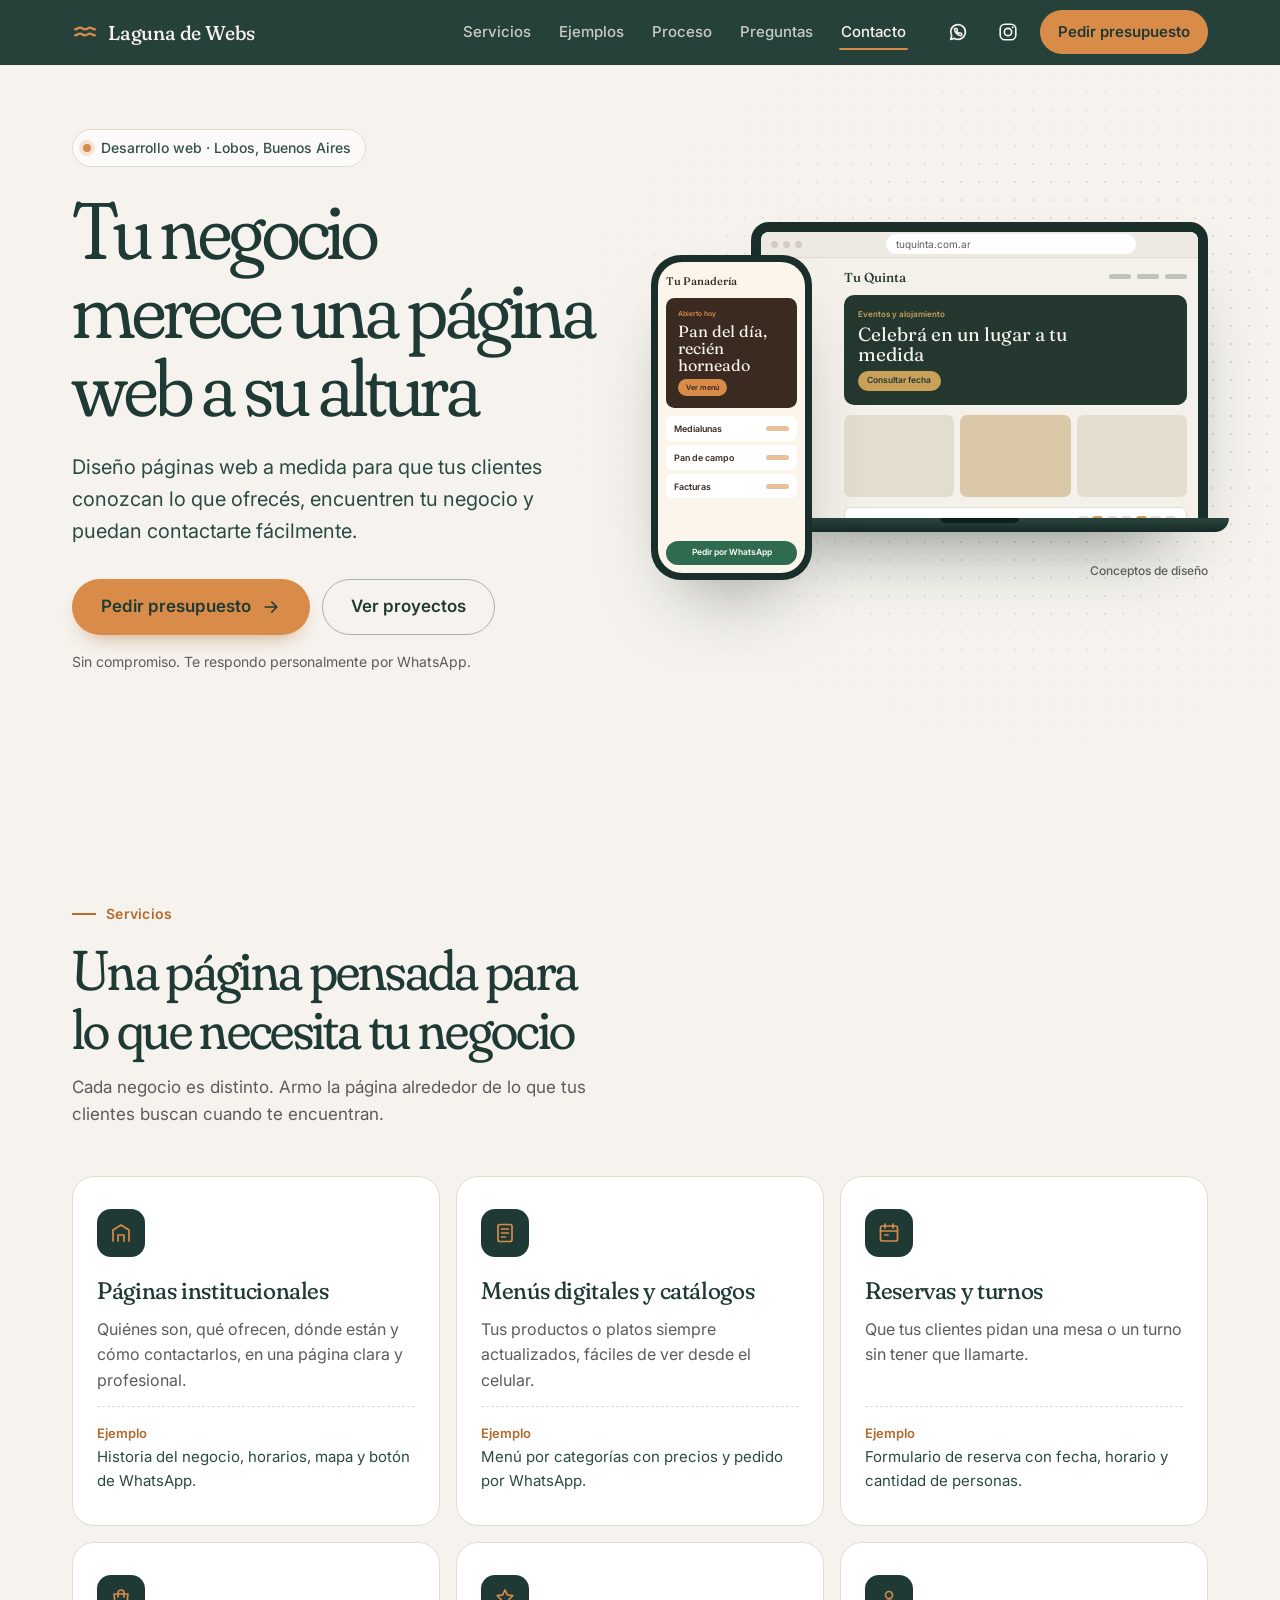
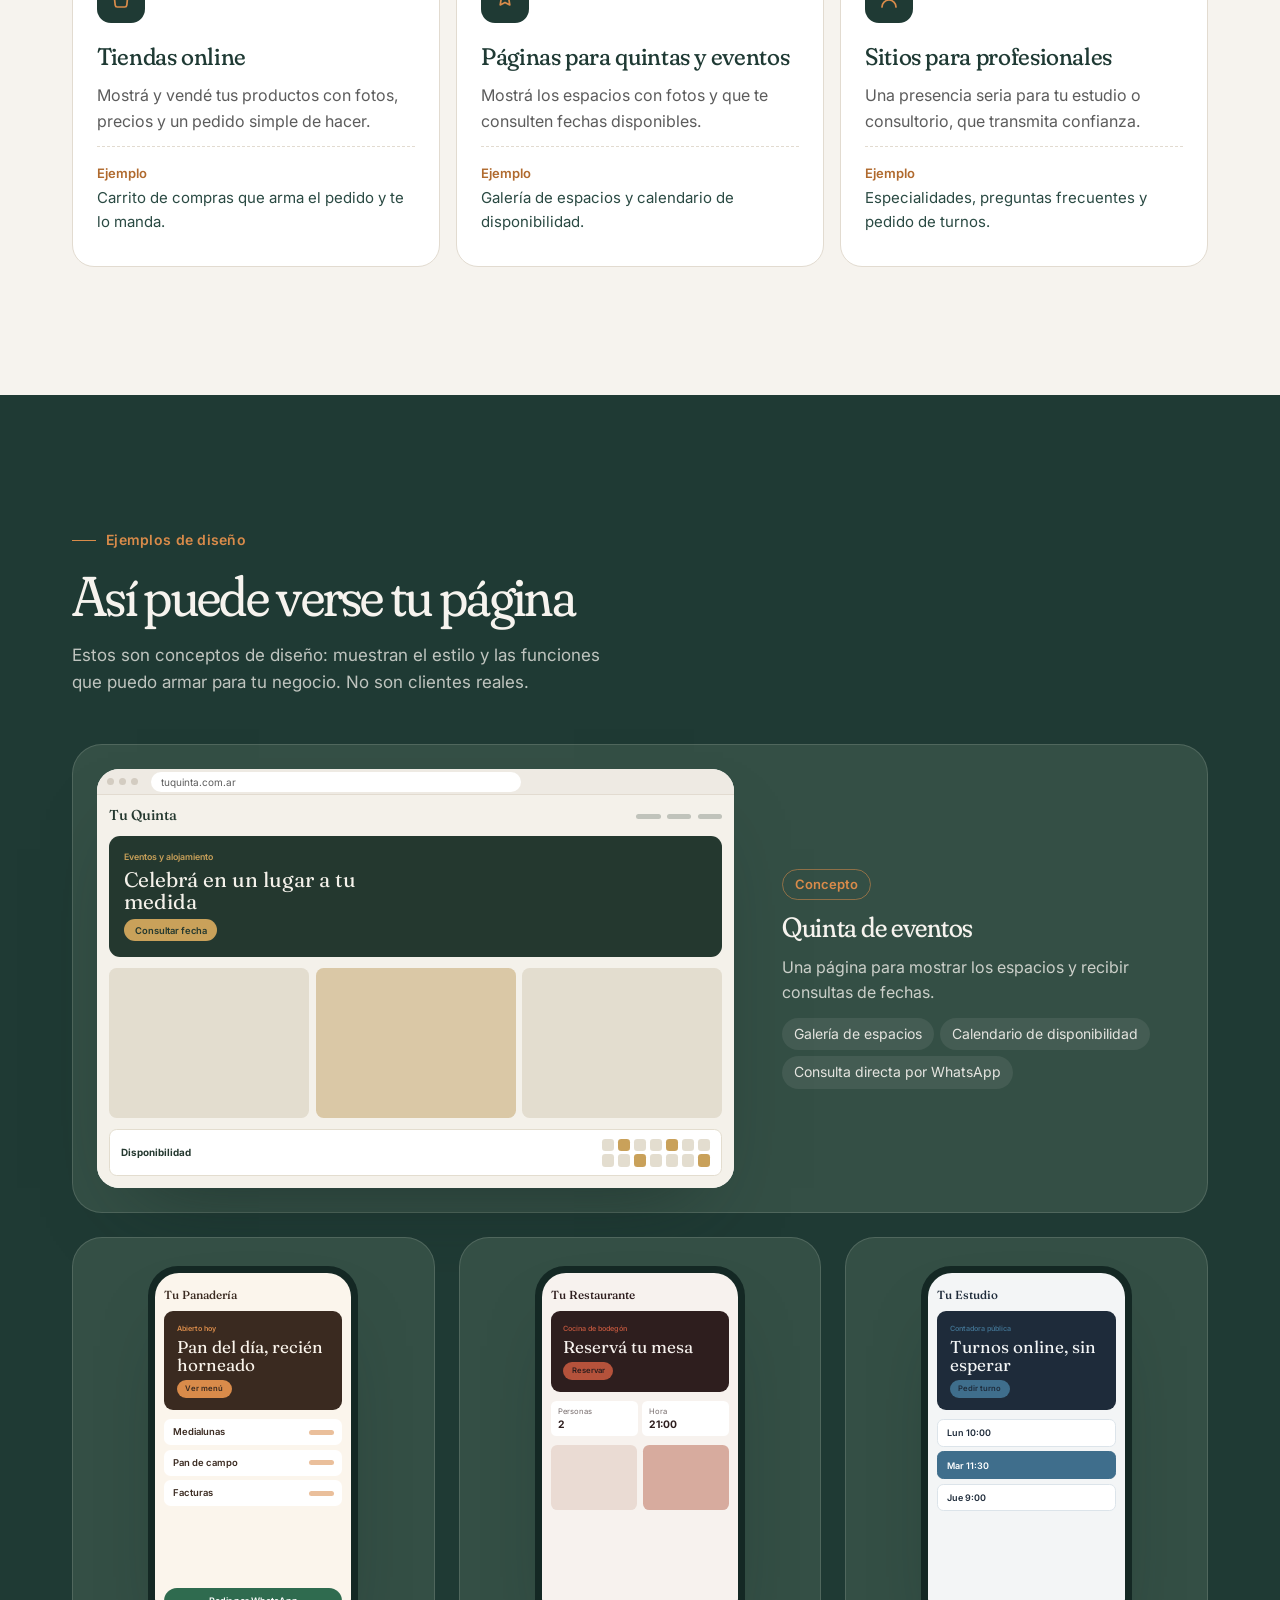
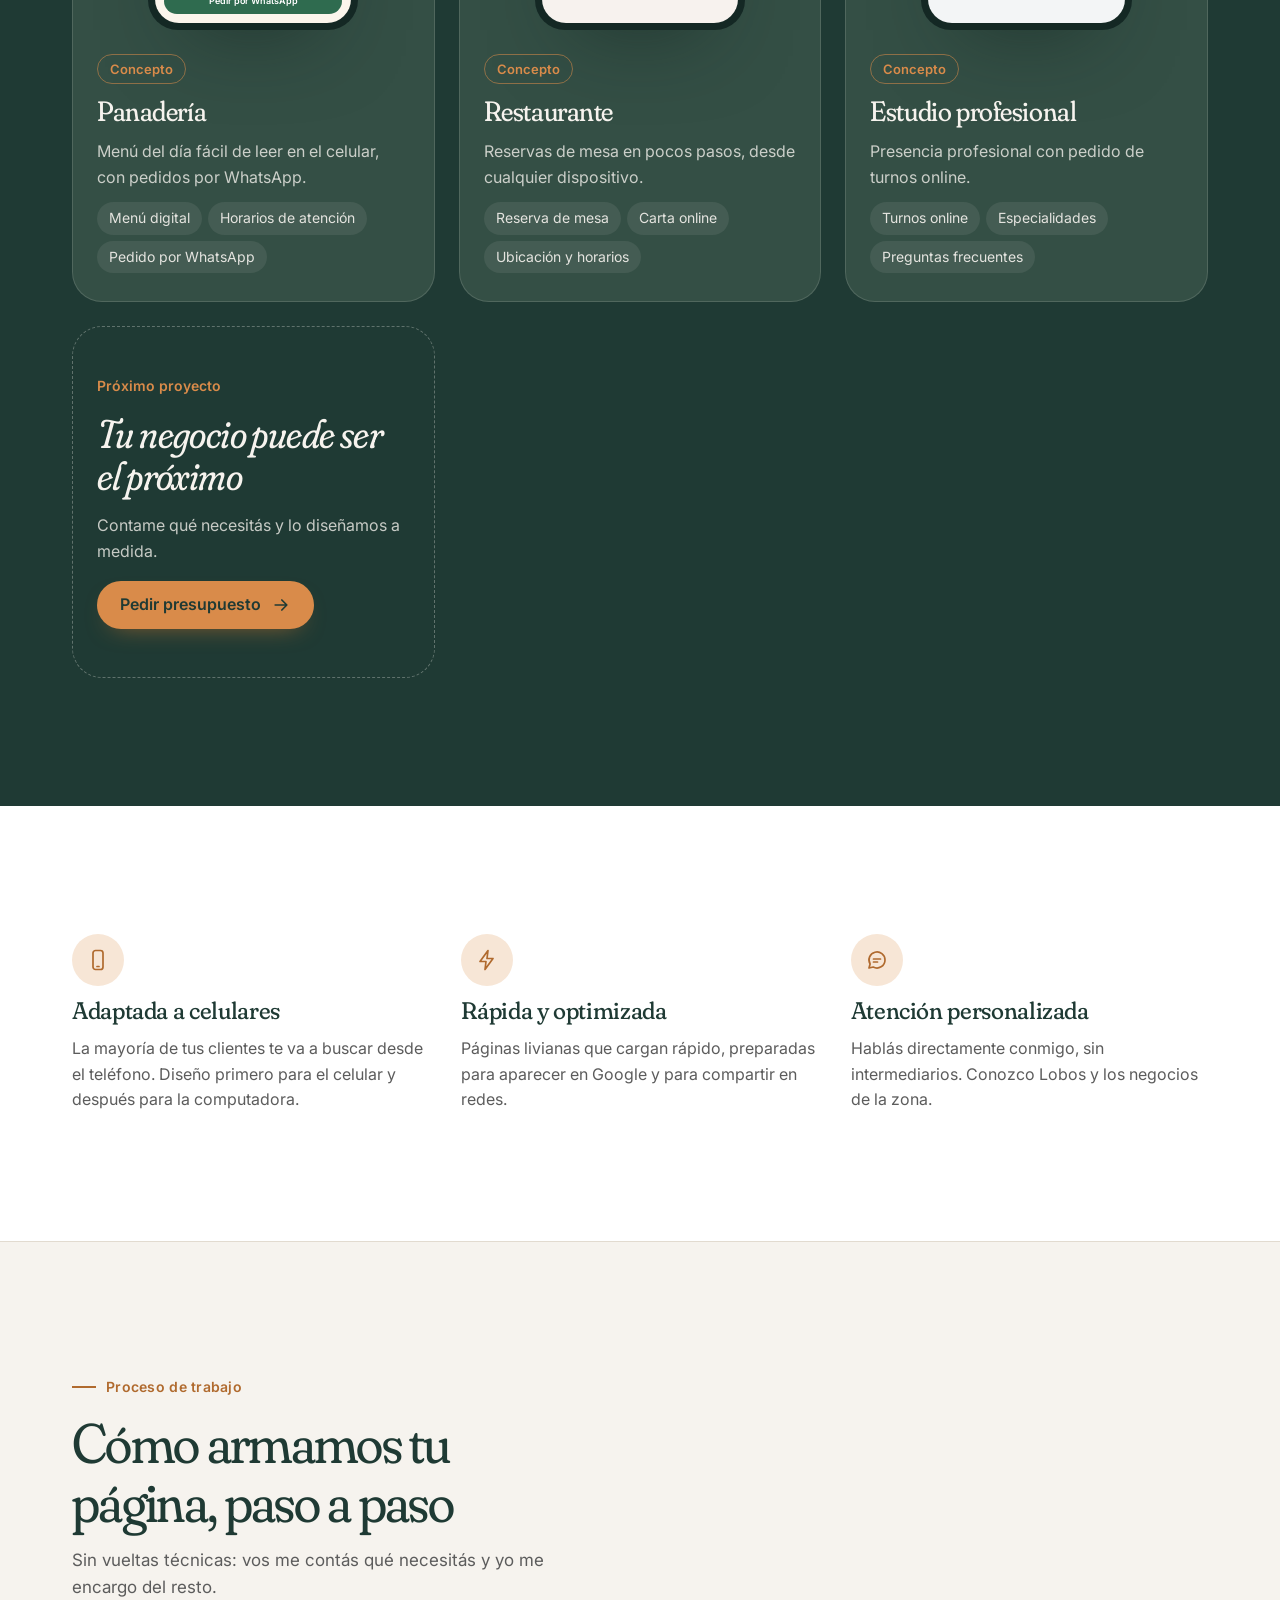
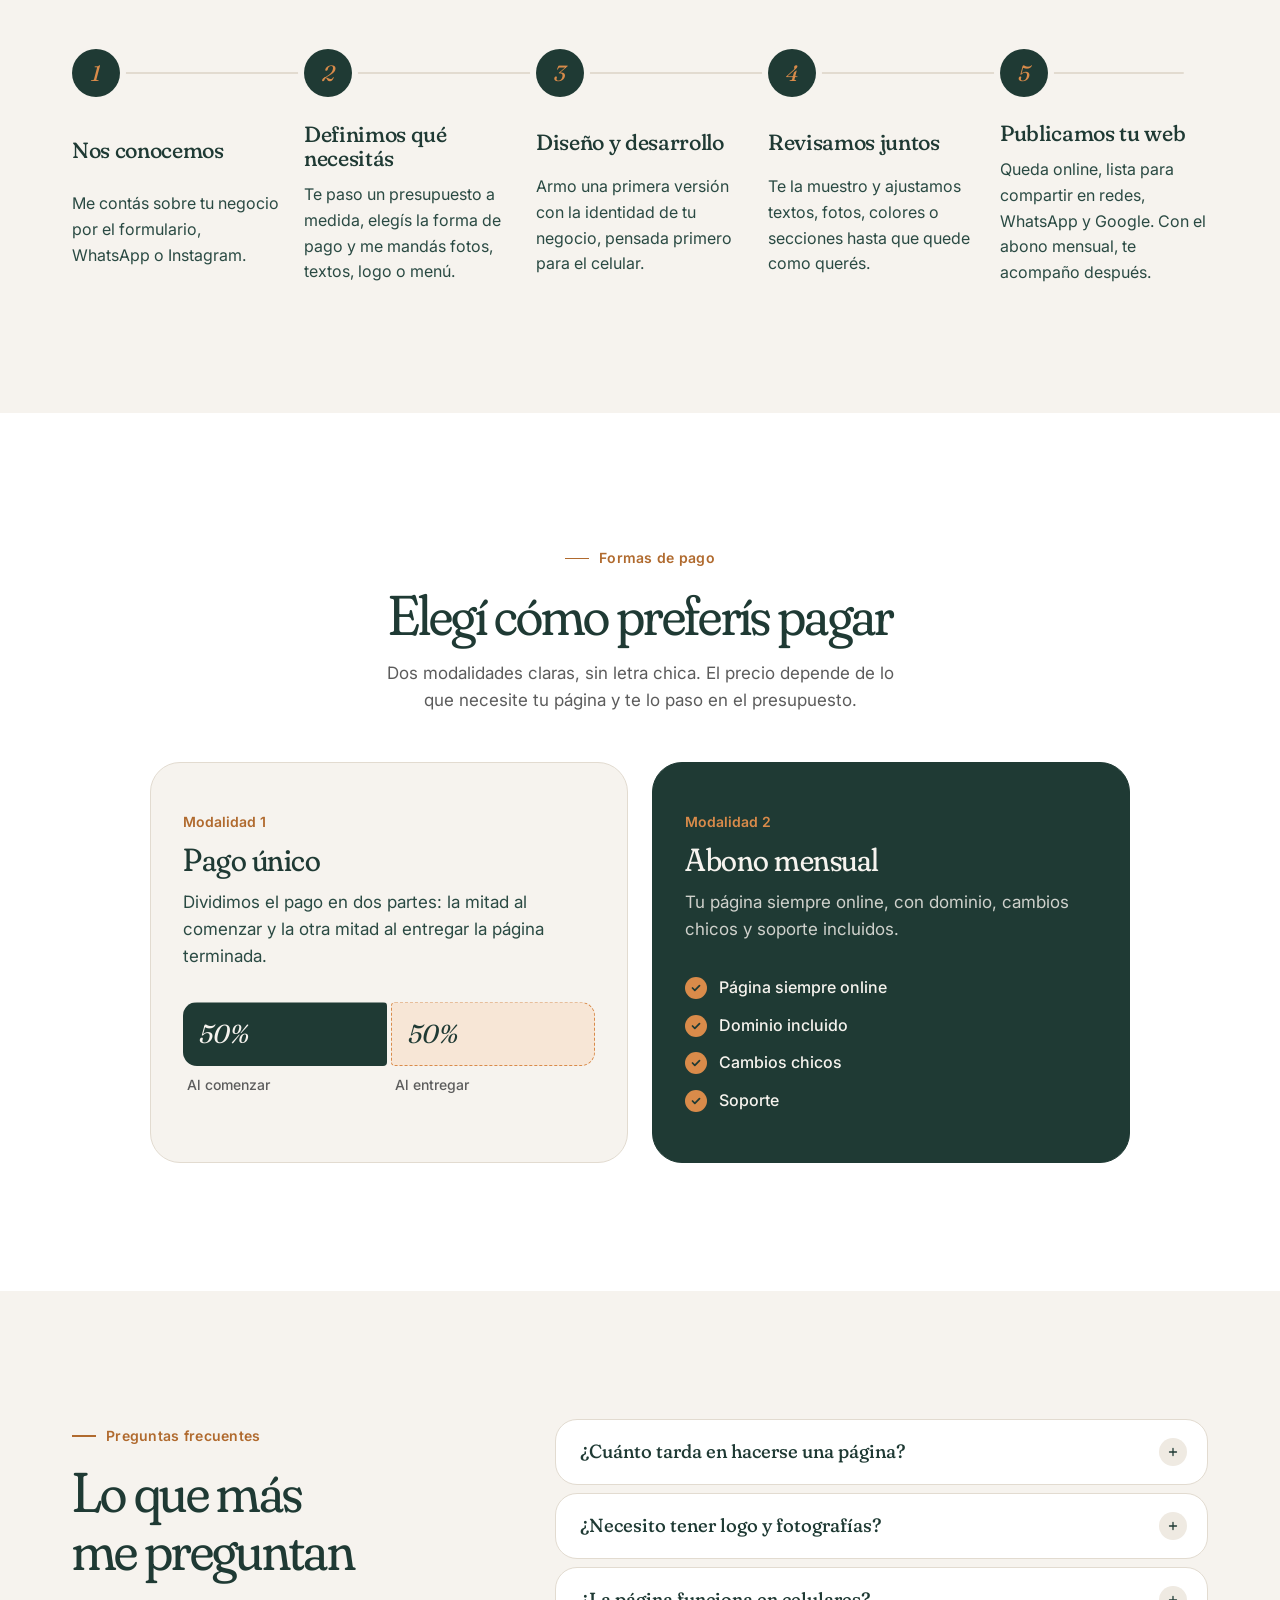
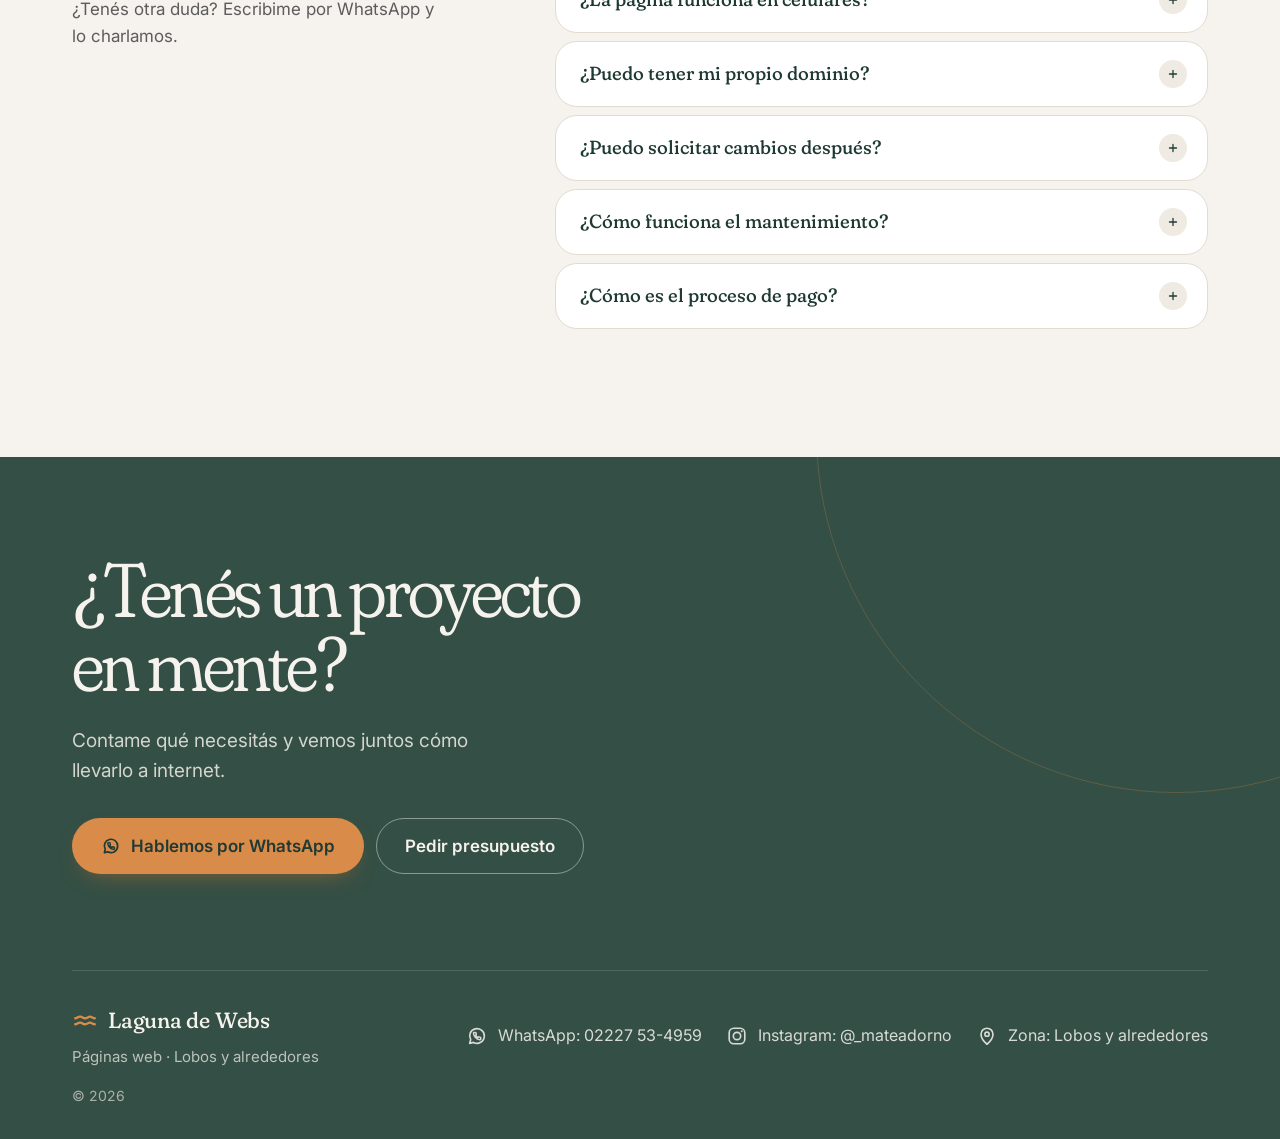
<file: index.html>
<!DOCTYPE html>
<html lang="es-AR">
<head>
  <meta charset="UTF-8">
  <meta name="viewport" content="width=device-width, initial-scale=1">
  <title>Laguna de Webs | Páginas web a medida en Lobos, Buenos Aires</title>
  <meta name="description" content="Laguna de Webs: diseño páginas web a medida para negocios de Lobos y alrededores: menús digitales, reservas y turnos, catálogos, quintas de eventos y profesionales. Pedí tu presupuesto sin compromiso.">
  <meta name="theme-color" content="#1F3A34">
  <meta name="robots" content="index, follow">

  <link rel="canonical" href="https://paginas-web-lobos.pages.dev/">
  <meta property="og:url" content="https://paginas-web-lobos.pages.dev/">
  <meta property="og:type" content="website">
  <meta property="og:site_name" content="Laguna de Webs">
  <meta property="og:locale" content="es_AR">
  <meta property="og:title" content="Tu negocio merece una página web a su altura">
  <meta property="og:description" content="Páginas web a medida para negocios de Lobos y alrededores. Diseño profesional, adaptado a celulares y con atención personalizada.">
  <meta property="og:image" content="https://paginas-web-lobos.pages.dev/og.jpg">
  <meta property="og:image:width" content="1200">
  <meta property="og:image:height" content="630">
  <meta property="og:image:alt" content="Tu negocio merece una página web a su altura. Desarrollo web en Lobos, Buenos Aires.">
  <meta name="twitter:card" content="summary_large_image">

  <link rel="icon" href="data:image/svg+xml,%3Csvg xmlns='http://www.w3.org/2000/svg' viewBox='0 0 32 32'%3E%3Crect width='32' height='32' rx='8' fill='%231F3A34'/%3E%3Cpath d='M6 13c2.5 0 2.5-2 5-2s2.5 2 5 2 2.5-2 5-2 2.5 2 5 2M6 20c2.5 0 2.5-2 5-2s2.5 2 5 2 2.5-2 5-2 2.5 2 5 2' fill='none' stroke='%23D98B4A' stroke-width='2.4' stroke-linecap='round'/%3E%3C/svg%3E">

  <link rel="preconnect" href="https://fonts.googleapis.com">
  <link rel="preconnect" href="https://fonts.gstatic.com" crossorigin>
  <link rel="stylesheet" href="https://fonts.googleapis.com/css2?family=Fraunces:ital,opsz,wght,SOFT@0,9..144,300..600,0..100;1,9..144,300..500,0..100&family=Inter:wght@400;500;600&display=swap">
  <link rel="stylesheet" href="styles.css">
  <script>
    /* Antes de pintar: si el sistema no pide movimiento reducido, se activan las animaciones. */
    if (window.matchMedia && !window.matchMedia("(prefers-reduced-motion: reduce)").matches) {
      document.documentElement.classList.add("motion");
    }
  </script>
  <script type="application/ld+json">
  {
    "@context": "https://schema.org",
    "@type": "ProfessionalService",
    "name": "Laguna de Webs",
    "description": "Diseño y desarrollo de páginas web a medida para negocios de Lobos y alrededores.",
    "url": "https://paginas-web-lobos.pages.dev/",
    "image": "https://paginas-web-lobos.pages.dev/og.jpg",
    "telephone": "+54 9 2227 53-4959",
    "areaServed": { "@type": "City", "name": "Lobos, Buenos Aires" },
    "address": { "@type": "PostalAddress", "addressLocality": "Lobos", "addressRegion": "Buenos Aires", "addressCountry": "AR" },
    "sameAs": ["https://www.instagram.com/_mateadorno/"]
  }
  </script>
</head>
<body>
  <a class="skip-link" href="#contenido">Saltar al contenido</a>

  <header class="site-header" data-header>
    <div class="container site-header__inner">
      <a class="site-header__label brand" href="#inicio" aria-label="Laguna de Webs, ir al inicio"><svg class="brand__mark" aria-hidden="true" viewBox="0 0 24 24"><path d="M3 9.5c2 0 2-1.5 4.5-1.5S9.5 9.5 12 9.5s2.5-1.5 4.5-1.5S19 9.5 21 9.5"/><path d="M3 15c2 0 2-1.5 4.5-1.5S9.5 15 12 15s2.5-1.5 4.5-1.5S19 15 21 15"/></svg><span>Laguna de Webs</span></a>

      <nav class="site-nav" aria-label="Secciones de la página">
        <a href="#servicios" data-nav-link>Servicios</a>
        <a href="#ejemplos" data-nav-link>Ejemplos</a>
        <a href="#paso-a-paso" data-nav-link>Proceso</a>
        <a href="#preguntas" data-nav-link>Preguntas</a>
        <a href="#contacto" data-nav-link>Contacto</a>
      </nav>

      <div class="site-header__actions">
        <a class="icon-link icon-link--wa" href="https://wa.me/5492227534959" target="_blank" rel="noopener" aria-label="Escribime por WhatsApp al 02227 53-4959">
          <svg aria-hidden="true" viewBox="0 0 24 24"><path d="M20 12a8 8 0 0 1-11.8 7L4 20l1.1-4A8 8 0 1 1 20 12Z"/><path class="icon-phone" transform="translate(7.3 7.3) scale(.4)" d="M22 16.92v3a2 2 0 0 1-2.18 2 19.79 19.79 0 0 1-8.63-3.07 19.5 19.5 0 0 1-6-6 19.79 19.79 0 0 1-3.07-8.67A2 2 0 0 1 4.11 2h3a2 2 0 0 1 2 1.72 12.84 12.84 0 0 0 .7 2.81 2 2 0 0 1-.45 2.11L8.09 9.91a16 16 0 0 0 6 6l1.27-1.27a2 2 0 0 1 2.11-.45 12.84 12.84 0 0 0 2.81.7A2 2 0 0 1 22 16.92z"/></svg>
        </a>
        <a class="icon-link icon-link--ig" href="https://www.instagram.com/_mateadorno/" target="_blank" rel="noopener" aria-label="Instagram @_mateadorno">
          <svg aria-hidden="true" viewBox="0 0 24 24"><rect x="3.5" y="3.5" width="17" height="17" rx="5"/><circle cx="12" cy="12" r="4"/><circle class="icon-dot" cx="17.2" cy="6.8" r="1.1"/></svg>
        </a>
        <a class="site-header__cta" href="#presupuesto" data-quote>Pedir presupuesto</a>
        <button class="menu-toggle" type="button" aria-expanded="false" aria-controls="menu-movil" aria-label="Abrir menú">
          <span class="menu-toggle__bars" aria-hidden="true"></span>
        </button>
      </div>
    </div>

    <div class="mobile-menu" id="menu-movil" hidden>
      <nav class="container" aria-label="Menú">
        <a href="#servicios" data-nav-link>Servicios</a>
        <a href="#ejemplos" data-nav-link>Ejemplos</a>
        <a href="#paso-a-paso" data-nav-link>Proceso</a>
        <a href="#como-trabajo" data-nav-link>Formas de pago</a>
        <a href="#preguntas" data-nav-link>Preguntas</a>
        <a href="#presupuesto" data-quote>Pedir presupuesto</a>
        <div class="mobile-menu__contact">
          <a class="contact-chip" href="https://wa.me/5492227534959" target="_blank" rel="noopener">
            <svg aria-hidden="true" viewBox="0 0 24 24"><path d="M20 12a8 8 0 0 1-11.8 7L4 20l1.1-4A8 8 0 1 1 20 12Z"/><path class="icon-phone" transform="translate(7.3 7.3) scale(.4)" d="M22 16.92v3a2 2 0 0 1-2.18 2 19.79 19.79 0 0 1-8.63-3.07 19.5 19.5 0 0 1-6-6 19.79 19.79 0 0 1-3.07-8.67A2 2 0 0 1 4.11 2h3a2 2 0 0 1 2 1.72 12.84 12.84 0 0 0 .7 2.81 2 2 0 0 1-.45 2.11L8.09 9.91a16 16 0 0 0 6 6l1.27-1.27a2 2 0 0 1 2.11-.45 12.84 12.84 0 0 0 2.81.7A2 2 0 0 1 22 16.92z"/></svg>
            02227 53-4959
          </a>
          <a class="contact-chip" href="https://www.instagram.com/_mateadorno/" target="_blank" rel="noopener">
            <svg aria-hidden="true" viewBox="0 0 24 24"><rect x="3.5" y="3.5" width="17" height="17" rx="5"/><circle cx="12" cy="12" r="4"/><circle class="icon-dot" cx="17.2" cy="6.8" r="1.1"/></svg>
            @_mateadorno
          </a>
        </div>
      </nav>
    </div>
  </header>

  <main id="contenido">
    <!-- HERO -->
    <section class="hero" id="inicio" aria-labelledby="hero-title">
      <div class="container hero__grid">
        <div class="hero__copy">
          <p class="hero__kicker">Desarrollo web · Lobos, Buenos Aires</p>
          <h1 id="hero-title" class="hero__title">Tu negocio merece una página web a su altura</h1>
          <p class="hero__lead">Diseño páginas web a medida para que tus clientes conozcan lo que ofrecés, encuentren tu negocio y puedan contactarte fácilmente.</p>
          <div class="hero__actions">
            <a class="btn btn--primary btn--lg" href="#presupuesto" data-quote>Pedir presupuesto <svg aria-hidden="true" viewBox="0 0 24 24"><path d="M5 12h14M13 6l6 6-6 6"/></svg></a>
            <a class="btn btn--ghost btn--lg" href="#ejemplos">Ver proyectos</a>
          </div>
          <p class="hero__note">Sin compromiso. Te respondo personalmente por WhatsApp.</p>
        </div>

        <!-- Composición de dispositivos con conceptos de diseño (no son clientes reales) -->
        <div class="hero__visual">
          <figure class="devices" aria-label="Conceptos de diseño de páginas web en una computadora y un celular">
            <div class="device device--laptop">
              <div class="device__screen">
                <div class="browser"><i></i><i></i><i></i><span>tuquinta.com.ar</span></div>
                <div class="concept concept--quinta">
                <div class="concept__nav"><span class="concept__logo">Tu Quinta</span><span class="concept__links"><i></i><i></i><i></i></span></div>
                <div class="concept__hero">
                  <span class="concept__tag">Eventos y alojamiento</span>
                  <span class="concept__title">Celebrá en un lugar a tu medida</span>
                  <span class="concept__btn">Consultar fecha</span>
                </div>
                <div class="concept__row concept__row--3"><span></span><span></span><span></span></div><div class="concept__cal"><b>Disponibilidad</b><span class="concept__days"><i class=""></i><i class="x"></i><i class=""></i><i class=""></i><i class="x"></i><i class=""></i><i class=""></i><i class=""></i><i class=""></i><i class="x"></i><i class=""></i><i class=""></i><i class=""></i><i class="x"></i></span></div>
              </div>
              </div>
              <div class="device__base" aria-hidden="true"></div>
            </div>
            <div class="device device--phone">
              <div class="device__screen">
                <div class="concept concept--panaderia">
                <div class="concept__nav"><span class="concept__logo">Tu Panadería</span><span class="concept__links"><i></i><i></i><i></i></span></div>
                <div class="concept__hero">
                  <span class="concept__tag">Abierto hoy</span>
                  <span class="concept__title">Pan del día, recién horneado</span>
                  <span class="concept__btn">Ver menú</span>
                </div>
                <ul class="concept__menu"><li><span>Medialunas</span><b></b></li><li><span>Pan de campo</span><b></b></li><li><span>Facturas</span><b></b></li></ul><span class="concept__wa">Pedir por WhatsApp</span>
              </div>
              </div>
            </div>
            <figcaption class="devices__caption">Conceptos de diseño</figcaption>
          </figure>
        </div>
      </div>
    </section>

    <!-- SERVICIOS -->
    <section class="section section--services" id="servicios" aria-labelledby="services-title">
      <div class="container">
        <header class="section__head" data-in>
          <p class="section__kicker">Servicios</p>
          <h2 id="services-title" class="section__title">Una página pensada para lo que necesita tu negocio</h2>
          <p class="section__lead">Cada negocio es distinto. Armo la página alrededor de lo que tus clientes buscan cuando te encuentran.</p>
        </header>

        <ul class="services" role="list">
          <li class="service" data-in>
            <span class="service__icon" aria-hidden="true"><svg viewBox="0 0 24 24"><path d="M4 20V9l8-5 8 5v11"/><path d="M9 20v-6h6v6"/></svg></span>
            <h3 class="service__title">Páginas institucionales</h3>
            <p>Quiénes son, qué ofrecen, dónde están y cómo contactarlos, en una página clara y profesional.</p>
            <p class="service__example"><span>Ejemplo</span> Historia del negocio, horarios, mapa y botón de WhatsApp.</p>
          </li>
          <li class="service" data-in>
            <span class="service__icon" aria-hidden="true"><svg viewBox="0 0 24 24"><rect x="5" y="3.5" width="14" height="17" rx="2"/><path d="M8.5 8h7M8.5 12h7M8.5 16h4"/></svg></span>
            <h3 class="service__title">Menús digitales y catálogos</h3>
            <p>Tus productos o platos siempre actualizados, fáciles de ver desde el celular.</p>
            <p class="service__example"><span>Ejemplo</span> Menú por categorías con precios y pedido por WhatsApp.</p>
          </li>
          <li class="service" data-in>
            <span class="service__icon" aria-hidden="true"><svg viewBox="0 0 24 24"><rect x="3.5" y="5" width="17" height="15" rx="2"/><path d="M3.5 10h17M8 3v4M16 3v4M8 14h3"/></svg></span>
            <h3 class="service__title">Reservas y turnos</h3>
            <p>Que tus clientes pidan una mesa o un turno sin tener que llamarte.</p>
            <p class="service__example"><span>Ejemplo</span> Formulario de reserva con fecha, horario y cantidad de personas.</p>
          </li>
          <li class="service" data-in>
            <span class="service__icon" aria-hidden="true"><svg viewBox="0 0 24 24"><path d="M5 7h14l-1.2 11.2a2 2 0 0 1-2 1.8H8.2a2 2 0 0 1-2-1.8Z"/><path d="M9 10V6a3 3 0 0 1 6 0v4"/></svg></span>
            <h3 class="service__title">Tiendas online</h3>
            <p>Mostrá y vendé tus productos con fotos, precios y un pedido simple de hacer.</p>
            <p class="service__example"><span>Ejemplo</span> Carrito de compras que arma el pedido y te lo manda.</p>
          </li>
          <li class="service" data-in>
            <span class="service__icon" aria-hidden="true"><svg viewBox="0 0 24 24"><path d="M12 3l2.4 4.9 5.4.8-3.9 3.8.9 5.4L12 15.4 7.2 17.9l.9-5.4L4.2 8.7l5.4-.8Z"/></svg></span>
            <h3 class="service__title">Páginas para quintas y eventos</h3>
            <p>Mostrá los espacios con fotos y que te consulten fechas disponibles.</p>
            <p class="service__example"><span>Ejemplo</span> Galería de espacios y calendario de disponibilidad.</p>
          </li>
          <li class="service" data-in>
            <span class="service__icon" aria-hidden="true"><svg viewBox="0 0 24 24"><circle cx="12" cy="8" r="3.5"/><path d="M5 20a7 7 0 0 1 14 0"/></svg></span>
            <h3 class="service__title">Sitios para profesionales</h3>
            <p>Una presencia seria para tu estudio o consultorio, que transmita confianza.</p>
            <p class="service__example"><span>Ejemplo</span> Especialidades, preguntas frecuentes y pedido de turnos.</p>
          </li>
        </ul>
      </div>
    </section>

    <!-- EJEMPLOS / PROYECTOS -->
    <section class="section section--work" id="ejemplos" aria-labelledby="work-title">
      <div class="container">
        <header class="section__head" data-in>
          <p class="section__kicker section__kicker--light">Ejemplos de diseño</p>
          <h2 id="work-title" class="section__title">Así puede verse tu página</h2>
          <p class="section__lead">Estos son conceptos de diseño: muestran el estilo y las funciones que puedo armar para tu negocio. No son clientes reales.</p>
        </header>

        <div class="work">
          <article class="work__item work__item--wide" data-in>
            <div class="work__shot">
              <div class="browser"><i></i><i></i><i></i><span>tuquinta.com.ar</span></div>
              <div class="concept concept--quinta">
                <div class="concept__nav"><span class="concept__logo">Tu Quinta</span><span class="concept__links"><i></i><i></i><i></i></span></div>
                <div class="concept__hero">
                  <span class="concept__tag">Eventos y alojamiento</span>
                  <span class="concept__title">Celebrá en un lugar a tu medida</span>
                  <span class="concept__btn">Consultar fecha</span>
                </div>
                <div class="concept__row concept__row--3"><span></span><span></span><span></span></div><div class="concept__cal"><b>Disponibilidad</b><span class="concept__days"><i class=""></i><i class="x"></i><i class=""></i><i class=""></i><i class="x"></i><i class=""></i><i class=""></i><i class=""></i><i class=""></i><i class="x"></i><i class=""></i><i class=""></i><i class=""></i><i class="x"></i></span></div>
              </div>
            </div>
            <div class="work__info">
              <p class="work__badge">Concepto</p>
              <h3 class="work__title">Quinta de eventos</h3>
              <p>Una página para mostrar los espacios y recibir consultas de fechas.</p>
              <ul class="work__features"><li>Galería de espacios</li><li>Calendario de disponibilidad</li><li>Consulta directa por WhatsApp</li></ul>
            </div>
          </article>

          <article class="work__item" data-in>
            <div class="work__shot work__shot--phone">
              <div class="concept concept--panaderia">
                <div class="concept__nav"><span class="concept__logo">Tu Panadería</span><span class="concept__links"><i></i><i></i><i></i></span></div>
                <div class="concept__hero">
                  <span class="concept__tag">Abierto hoy</span>
                  <span class="concept__title">Pan del día, recién horneado</span>
                  <span class="concept__btn">Ver menú</span>
                </div>
                <ul class="concept__menu"><li><span>Medialunas</span><b></b></li><li><span>Pan de campo</span><b></b></li><li><span>Facturas</span><b></b></li></ul><span class="concept__wa">Pedir por WhatsApp</span>
              </div>
            </div>
            <div class="work__info">
              <p class="work__badge">Concepto</p>
              <h3 class="work__title">Panadería</h3>
              <p>Menú del día fácil de leer en el celular, con pedidos por WhatsApp.</p>
              <ul class="work__features"><li>Menú digital</li><li>Horarios de atención</li><li>Pedido por WhatsApp</li></ul>
            </div>
          </article>

          <article class="work__item" data-in>
            <div class="work__shot work__shot--phone">
              <div class="concept concept--resto">
                <div class="concept__nav"><span class="concept__logo">Tu Restaurante</span><span class="concept__links"><i></i><i></i><i></i></span></div>
                <div class="concept__hero">
                  <span class="concept__tag">Cocina de bodegón</span>
                  <span class="concept__title">Reservá tu mesa</span>
                  <span class="concept__btn">Reservar</span>
                </div>
                <div class="concept__booking"><span>Personas <b>2</b></span><span>Hora <b>21:00</b></span></div><div class="concept__row concept__row--2"><span></span><span></span></div>
              </div>
            </div>
            <div class="work__info">
              <p class="work__badge">Concepto</p>
              <h3 class="work__title">Restaurante</h3>
              <p>Reservas de mesa en pocos pasos, desde cualquier dispositivo.</p>
              <ul class="work__features"><li>Reserva de mesa</li><li>Carta online</li><li>Ubicación y horarios</li></ul>
            </div>
          </article>

          <article class="work__item" data-in>
            <div class="work__shot work__shot--phone">
              <div class="concept concept--pro">
                <div class="concept__nav"><span class="concept__logo">Tu Estudio</span><span class="concept__links"><i></i><i></i><i></i></span></div>
                <div class="concept__hero">
                  <span class="concept__tag">Contadora pública</span>
                  <span class="concept__title">Turnos online, sin esperar</span>
                  <span class="concept__btn">Pedir turno</span>
                </div>
                <div class="concept__slots"><span>Lun 10:00</span><span class="is-on">Mar 11:30</span><span>Jue 9:00</span></div>
              </div>
            </div>
            <div class="work__info">
              <p class="work__badge">Concepto</p>
              <h3 class="work__title">Estudio profesional</h3>
              <p>Presencia profesional con pedido de turnos online.</p>
              <ul class="work__features"><li>Turnos online</li><li>Especialidades</li><li>Preguntas frecuentes</li></ul>
            </div>
          </article>

          <article class="work__item work__item--next" data-in>
            <p class="work__next-kicker">Próximo proyecto</p>
            <h3 class="work__next-title">Tu negocio puede ser el próximo</h3>
            <p>Contame qué necesitás y lo diseñamos a medida.</p>
            <a class="btn btn--primary" href="#presupuesto" data-quote>Pedir presupuesto <svg aria-hidden="true" viewBox="0 0 24 24"><path d="M5 12h14M13 6l6 6-6 6"/></svg></a>
          </article>
        </div>
      </div>
    </section>

    <!-- BENEFICIOS -->
    <section class="section section--benefits" aria-labelledby="benefits-title">
      <div class="container">
        <h2 id="benefits-title" class="sr-only">Por qué trabajar conmigo</h2>
        <ul class="benefits" role="list">
          <li class="benefit" data-in>
            <span class="benefit__icon" aria-hidden="true"><svg viewBox="0 0 24 24"><rect x="7" y="2.5" width="10" height="19" rx="2.5"/><path d="M11 18.5h2"/></svg></span>
            <h3 class="benefit__title">Adaptada a celulares</h3>
            <p>La mayoría de tus clientes te va a buscar desde el teléfono. Diseño primero para el celular y después para la computadora.</p>
          </li>
          <li class="benefit" data-in>
            <span class="benefit__icon" aria-hidden="true"><svg viewBox="0 0 24 24"><path d="M13 2.5 5 13.5h6l-1 8 8-11h-6Z"/></svg></span>
            <h3 class="benefit__title">Rápida y optimizada</h3>
            <p>Páginas livianas que cargan rápido, preparadas para aparecer en Google y para compartir en redes.</p>
          </li>
          <li class="benefit" data-in>
            <span class="benefit__icon" aria-hidden="true"><svg viewBox="0 0 24 24"><path d="M20 12a8 8 0 0 1-11.8 7L4 20l1.1-4A8 8 0 1 1 20 12Z"/><path d="M8.5 11h7M8.5 14h4"/></svg></span>
            <h3 class="benefit__title">Atención personalizada</h3>
            <p>Hablás directamente conmigo, sin intermediarios. Conozco Lobos y los negocios de la zona.</p>
          </li>
        </ul>
      </div>
    </section>

    <!-- PROCESO -->
    <section class="section section--process" id="paso-a-paso" aria-labelledby="process-title">
      <div class="container">
        <header class="section__head" data-in>
          <p class="section__kicker">Proceso de trabajo</p>
          <h2 id="process-title" class="section__title">Cómo armamos tu página, paso a paso</h2>
          <p class="section__lead">Sin vueltas técnicas: vos me contás qué necesitás y yo me encargo del resto.</p>
        </header>

        <ol class="steps" data-steps>
          <li class="step" data-in>
            <span class="step__num" aria-hidden="true">1</span>
            <h3 class="step__title">Nos conocemos</h3>
            <p>Me contás sobre tu negocio por el formulario, WhatsApp o Instagram.</p>
          </li>
          <li class="step" data-in>
            <span class="step__num" aria-hidden="true">2</span>
            <h3 class="step__title">Definimos qué necesitás</h3>
            <p>Te paso un presupuesto a medida, elegís la forma de pago y me mandás fotos, textos, logo o menú.</p>
          </li>
          <li class="step" data-in>
            <span class="step__num" aria-hidden="true">3</span>
            <h3 class="step__title">Diseño y desarrollo</h3>
            <p>Armo una primera versión con la identidad de tu negocio, pensada primero para el celular.</p>
          </li>
          <li class="step" data-in>
            <span class="step__num" aria-hidden="true">4</span>
            <h3 class="step__title">Revisamos juntos</h3>
            <p>Te la muestro y ajustamos textos, fotos, colores o secciones hasta que quede como querés.</p>
          </li>
          <li class="step" data-in>
            <span class="step__num" aria-hidden="true">5</span>
            <h3 class="step__title">Publicamos tu web</h3>
            <p>Queda online, lista para compartir en redes, WhatsApp y Google. Con el abono mensual, te acompaño después.</p>
          </li>
        </ol>
      </div>
    </section>

    <!-- FORMAS DE PAGO -->
    <section class="section section--plans" id="como-trabajo" aria-labelledby="plans-title">
      <div class="container">
        <header class="section__head section__head--center" data-in>
          <p class="section__kicker">Formas de pago</p>
          <h2 id="plans-title" class="section__title">Elegí cómo preferís pagar</h2>
          <p class="section__lead">Dos modalidades claras, sin letra chica. El precio depende de lo que necesite tu página y te lo paso en el presupuesto.</p>
        </header>

        <div class="plans">
          <article class="plan" data-in>
            <p class="plan__kicker">Modalidad 1</p>
            <h3 class="plan__title">Pago único</h3>
            <p class="plan__text">Dividimos el pago en dos partes: la mitad al comenzar y la otra mitad al entregar la página terminada.</p>
            <div class="split" data-in role="img" aria-label="El pago se divide en dos mitades: 50% al comenzar y 50% al entregar la página terminada">
              <div class="split__half split__half--start"><span class="split__pct">50%</span></div>
              <div class="split__half split__half--end"><span class="split__pct">50%</span></div>
            </div>
            <div class="split__labels" aria-hidden="true">
              <span>Al comenzar</span>
              <span>Al entregar</span>
            </div>
          </article>

          <article class="plan plan--monthly" data-in>
            <p class="plan__kicker">Modalidad 2</p>
            <h3 class="plan__title">Abono mensual</h3>
            <p class="plan__text">Tu página siempre online, con dominio, cambios chicos y soporte incluidos.</p>
            <ul class="plan__list" data-in>
              <li>Página siempre online</li>
              <li>Dominio incluido</li>
              <li>Cambios chicos</li>
              <li>Soporte</li>
            </ul>
          </article>
        </div>
      </div>
    </section>

    <!-- PREGUNTAS FRECUENTES (respuestas generales: editalas cuando quieras) -->
    <section class="section section--faq" id="preguntas" aria-labelledby="faq-title">
      <div class="container faq">
        <header class="section__head" data-in>
          <p class="section__kicker">Preguntas frecuentes</p>
          <h2 id="faq-title" class="section__title">Lo que más me preguntan</h2>
          <p class="section__lead">¿Tenés otra duda? Escribime por WhatsApp y lo charlamos.</p>
        </header>

        <div class="faq__list">
          <details class="faq__item">
            <summary>¿Cuánto tarda en hacerse una página?</summary>
            <div class="faq__answer"><p>Depende del tamaño de la página y de qué tan rápido tengamos los textos y las fotos. Cuando te paso el presupuesto, te doy un tiempo estimado para tu caso.</p></div>
          </details>
          <details class="faq__item">
            <summary>¿Necesito tener logo y fotografías?</summary>
            <div class="faq__answer"><p>No es obligatorio. Arrancamos con lo que tengas y vemos juntos cómo resolver lo que falte.</p></div>
          </details>
          <details class="faq__item">
            <summary>¿La página funciona en celulares?</summary>
            <div class="faq__answer"><p>Sí. Diseño primero para el celular y después la adapto a tablets y computadoras.</p></div>
          </details>
          <details class="faq__item">
            <summary>¿Puedo tener mi propio dominio?</summary>
            <div class="faq__answer"><p>Sí, por ejemplo <em>tunegocio.com.ar</em>. Con el abono mensual el dominio está incluido; si elegís pago único, lo vemos en el presupuesto.</p></div>
          </details>
          <details class="faq__item">
            <summary>¿Puedo solicitar cambios después?</summary>
            <div class="faq__answer"><p>Sí. Con el abono mensual, los cambios chicos están incluidos. Si elegiste pago único, contame qué querés cambiar y lo vemos.</p></div>
          </details>
          <details class="faq__item">
            <summary>¿Cómo funciona el mantenimiento?</summary>
            <div class="faq__answer"><p>Con el abono mensual me encargo de que tu página siga online, del dominio, de los cambios chicos y del soporte.</p></div>
          </details>
          <details class="faq__item">
            <summary>¿Cómo es el proceso de pago?</summary>
            <div class="faq__answer"><p>Podés elegir entre pago único (50% al comenzar y 50% al entregar la página terminada) o abono mensual. El precio te lo paso en el presupuesto, sin compromiso.</p></div>
          </details>
        </div>
      </div>
    </section>

    <!-- FORMULARIO (con JS queda oculto hasta elegir "Completar el formulario") -->
    <section class="section section--form" id="presupuesto" aria-labelledby="form-title" tabindex="-1" data-form-section>
      <div class="container container--narrow">
        <header class="section__head">
          <p class="section__kicker section__kicker--light">Presupuesto sin compromiso</p>
          <h2 id="form-title" class="section__title">Contame sobre tu negocio</h2>
          <p class="section__lead">Son 2 minutos. Con esto te armo un presupuesto a medida y te escribo.</p>
        </header>

        <!-- Los pedidos se envían con Web3Forms (https://web3forms.com) y llegan por email.
             Para cambiar la clave, reemplazá el value de access_key. -->
        <form class="quote-form" name="presupuesto" method="POST" action="https://api.web3forms.com/submit" novalidate>
          <input type="hidden" name="access_key" value="fc328ad7-1eee-4faa-b929-191ebc8c4da7">
          <input type="hidden" name="subject" value="Nuevo pedido de presupuesto">
          <input type="hidden" name="from_name" value="Laguna de Webs">
          <input type="checkbox" name="botcheck" class="hidden" style="display:none;" tabindex="-1" autocomplete="off">

          <div class="form-progress" data-form-progress hidden>
            <ol class="form-progress__steps" aria-hidden="true">
              <li><span class="form-progress__dot">1</span><span class="form-progress__name">Tu negocio</span></li>
              <li><span class="form-progress__dot">2</span><span class="form-progress__name">Tu página</span></li>
              <li><span class="form-progress__dot">3</span><span class="form-progress__name">Contacto</span></li>
            </ol>
            <p class="form-progress__label sr-only" aria-live="polite">Paso 1 de 3</p>
          </div>

          <div class="form-error-summary" role="alert" hidden></div>

          <!-- Bloque 1 -->
          <fieldset class="block" data-step="1" data-required-group="rubro">
            <legend class="block__legend"><span class="block__num">1</span> <span>¿Qué tipo de negocio tenés?&nbsp;<span class="req" aria-hidden="true">*</span></span></legend>
            <div class="choices choices--3">
              <label class="choice"><input type="radio" name="rubro" value="Restaurante o bar" required><span class="choice__box">Restaurante o bar</span></label>
              <label class="choice"><input type="radio" name="rubro" value="Panadería o cafetería"><span class="choice__box">Panadería o cafetería</span></label>
              <label class="choice"><input type="radio" name="rubro" value="Quinta o salón de eventos"><span class="choice__box">Quinta o salón de eventos</span></label>
              <label class="choice"><input type="radio" name="rubro" value="Comercio"><span class="choice__box">Comercio</span></label>
              <label class="choice"><input type="radio" name="rubro" value="Profesional"><span class="choice__box">Profesional</span></label>
              <label class="choice"><input type="radio" name="rubro" value="Otro"><span class="choice__box">Otro</span></label>
            </div>
            <p class="field-error" id="err-rubro" hidden>Elegí una opción.</p>

            <div class="fields-row">
              <div class="field">
                <label for="negocio">Nombre del negocio <span class="optional">(opcional)</span></label>
                <input id="negocio" name="negocio" type="text" autocomplete="organization" maxlength="100">
              </div>
              <div class="field">
                <label for="localidad">Localidad</label>
                <input id="localidad" name="localidad" type="text" list="localidades" value="Lobos" maxlength="60" autocomplete="address-level2">
                <datalist id="localidades">
                  <option value="Lobos"></option>
                  <option value="Empalme Lobos"></option>
                  <option value="Navarro"></option>
                  <option value="Roque Pérez"></option>
                  <option value="Monte"></option>
                  <option value="Cañuelas"></option>
                  <option value="General Las Heras"></option>
                  <option value="Saladillo"></option>
                </datalist>
              </div>
            </div>
          </fieldset>

          <!-- Bloque 2 -->
          <fieldset class="block" data-step="2">
            <legend class="block__legend"><span class="block__num">2</span> ¿Qué te gustaría que tenga tu página?</legend>
            <p class="block__hint" id="hint-necesidades">Podés elegir varias.</p>
            <div class="choices choices--2" aria-describedby="hint-necesidades">
              <label class="choice choice--check"><input type="checkbox" name="necesidades[]" value="Menú o catálogo online"><span class="choice__box">Menú o catálogo online</span></label>
              <label class="choice choice--check"><input type="checkbox" name="necesidades[]" value="Reservas y turnos"><span class="choice__box">Reservas y turnos</span></label>
              <label class="choice choice--check"><input type="checkbox" name="necesidades[]" value="Consultas a WhatsApp"><span class="choice__box">Consultas a WhatsApp</span></label>
              <label class="choice choice--check"><input type="checkbox" name="necesidades[]" value="Galería de fotos"><span class="choice__box">Galería de fotos</span></label>
              <label class="choice choice--check"><input type="checkbox" name="necesidades[]" value="Ubicación y horarios"><span class="choice__box">Ubicación y horarios</span></label>
              <label class="choice choice--check"><input type="checkbox" name="necesidades[]" value="No sé, quiero que me asesores"><span class="choice__box">No sé, quiero que me asesores</span></label>
            </div>

            <p class="block__sub">¿Ya tenés página web?</p>
            <div class="choices choices--3">
              <label class="choice"><input type="radio" name="web_actual" value="No, sería la primera"><span class="choice__box">No, sería la primera</span></label>
              <label class="choice"><input type="radio" name="web_actual" value="Solo redes sociales"><span class="choice__box">Solo redes sociales</span></label>
              <label class="choice"><input type="radio" name="web_actual" value="Sí, quiero renovarla"><span class="choice__box">Sí, quiero renovarla</span></label>
            </div>

            <p class="block__sub">¿Qué forma de pago te interesa?</p>
            <div class="choices choices--3">
              <label class="choice"><input type="radio" name="modalidad" value="Pago único"><span class="choice__box">Pago único</span></label>
              <label class="choice"><input type="radio" name="modalidad" value="Abono mensual"><span class="choice__box">Abono mensual</span></label>
              <label class="choice"><input type="radio" name="modalidad" value="Todavía no sé"><span class="choice__box">Todavía no sé</span></label>
            </div>
          </fieldset>

          <!-- Bloque 3 -->
          <fieldset class="block" data-step="3">
            <legend class="block__legend"><span class="block__num">3</span> ¿Cómo te contacto?</legend>

            <div class="field">
              <label for="nombre">Tu nombre <span class="req" aria-hidden="true">*</span></label>
              <input id="nombre" name="nombre" type="text" autocomplete="name" required maxlength="80" aria-describedby="err-nombre">
              <p class="field-error" id="err-nombre" hidden>Contame cómo te llamás.</p>
            </div>

            <div class="field">
              <label for="whatsapp">WhatsApp <span class="req" aria-hidden="true">*</span></label>
              <input id="whatsapp" name="whatsapp" type="tel" inputmode="tel" autocomplete="tel" required maxlength="25" placeholder="Ej: 2227 15 123456" aria-describedby="help-whatsapp err-whatsapp">
              <p class="field-help" id="help-whatsapp">Con código de área. Te escribo por ahí.</p>
              <p class="field-error" id="err-whatsapp" hidden>Revisá el número: tiene que tener al menos 8 dígitos.</p>
            </div>

            <div class="field">
              <label for="email">Email <span class="optional">(opcional)</span></label>
              <input id="email" name="email" type="email" inputmode="email" autocomplete="email" maxlength="120" aria-describedby="err-email">
              <p class="field-error" id="err-email" hidden>Ese email no parece válido.</p>
            </div>

            <div class="field">
              <label for="mensaje">Algo más que quieras contarme <span class="optional">(opcional)</span></label>
              <textarea id="mensaje" name="mensaje" rows="4" maxlength="1500" placeholder="Ej: tengo una panadería y quiero que la gente vea los productos y haga pedidos por WhatsApp."></textarea>
            </div>
          </fieldset>

          <div class="form-submit" data-step-submit>
            <button class="btn btn--primary btn--lg btn--block" type="submit">
              <span class="btn__label">Enviar pedido de presupuesto</span>
              <span class="btn__spinner" aria-hidden="true"></span>
            </button>
            <p class="form-submit__note">Tus datos solo se usan para responderte.</p>
            <p class="form-status" role="status" aria-live="polite"></p>
          </div>
        </form>
      </div>
    </section>
  </main>

  <!-- CONTACTO Y FOOTER -->
  <footer class="site-footer" id="contacto">
    <div class="container">
      <div class="closing" data-in>
        <h2 class="closing__title">¿Tenés un proyecto en mente?</h2>
        <p class="closing__text">Contame qué necesitás y vemos juntos cómo llevarlo a internet.</p>
        <div class="closing__actions">
          <a class="btn btn--primary btn--lg" href="https://wa.me/5492227534959?text=%C2%A1Hola!%20Quiero%20pedir%20un%20presupuesto%20para%20la%20p%C3%A1gina%20web%20de%20mi%20negocio." target="_blank" rel="noopener">
            <svg aria-hidden="true" viewBox="0 0 24 24"><path d="M20 12a8 8 0 0 1-11.8 7L4 20l1.1-4A8 8 0 1 1 20 12Z"/><path class="icon-phone" transform="translate(7.3 7.3) scale(.4)" d="M22 16.92v3a2 2 0 0 1-2.18 2 19.79 19.79 0 0 1-8.63-3.07 19.5 19.5 0 0 1-6-6 19.79 19.79 0 0 1-3.07-8.67A2 2 0 0 1 4.11 2h3a2 2 0 0 1 2 1.72 12.84 12.84 0 0 0 .7 2.81 2 2 0 0 1-.45 2.11L8.09 9.91a16 16 0 0 0 6 6l1.27-1.27a2 2 0 0 1 2.11-.45 12.84 12.84 0 0 0 2.81.7A2 2 0 0 1 22 16.92z"/></svg>
            Hablemos por WhatsApp
          </a>
          <a class="btn btn--light btn--lg" href="#presupuesto" data-quote>Pedir presupuesto</a>
        </div>
      </div>

      <div class="footer-bottom">
        <div class="site-footer__brand"><p class="brand"><svg class="brand__mark" aria-hidden="true" viewBox="0 0 24 24"><path d="M3 9.5c2 0 2-1.5 4.5-1.5S9.5 9.5 12 9.5s2.5-1.5 4.5-1.5S19 9.5 21 9.5"/><path d="M3 15c2 0 2-1.5 4.5-1.5S9.5 15 12 15s2.5-1.5 4.5-1.5S19 15 21 15"/></svg><span>Laguna de Webs</span></p><p class="site-footer__tagline">Páginas web <span aria-hidden="true">·</span> Lobos y alrededores</p></div>
        <ul class="footer-contact" role="list">
          <li><a href="https://wa.me/5492227534959" target="_blank" rel="noopener"><svg aria-hidden="true" viewBox="0 0 24 24"><path d="M20 12a8 8 0 0 1-11.8 7L4 20l1.1-4A8 8 0 1 1 20 12Z"/><path class="icon-phone" transform="translate(7.3 7.3) scale(.4)" d="M22 16.92v3a2 2 0 0 1-2.18 2 19.79 19.79 0 0 1-8.63-3.07 19.5 19.5 0 0 1-6-6 19.79 19.79 0 0 1-3.07-8.67A2 2 0 0 1 4.11 2h3a2 2 0 0 1 2 1.72 12.84 12.84 0 0 0 .7 2.81 2 2 0 0 1-.45 2.11L8.09 9.91a16 16 0 0 0 6 6l1.27-1.27a2 2 0 0 1 2.11-.45 12.84 12.84 0 0 0 2.81.7A2 2 0 0 1 22 16.92z"/></svg><span>WhatsApp: 02227 53-4959</span></a></li>
          <li><a href="https://www.instagram.com/_mateadorno/" target="_blank" rel="noopener"><svg aria-hidden="true" viewBox="0 0 24 24"><rect x="3.5" y="3.5" width="17" height="17" rx="5"/><circle cx="12" cy="12" r="4"/><circle class="icon-dot" cx="17.2" cy="6.8" r="1.1"/></svg><span>Instagram: @_mateadorno</span></a></li>
          <li><span class="footer-contact__zone"><svg aria-hidden="true" viewBox="0 0 24 24"><path d="M12 21s-6.5-5.6-6.5-11a6.5 6.5 0 0 1 13 0c0 5.4-6.5 11-6.5 11Z"/><circle cx="12" cy="10" r="2.3"/></svg><span>Zona: Lobos y alrededores</span></span></li>
        </ul>
        <p class="site-footer__small">© <span data-year>2026</span></p>
      </div>
    </div>
  </footer>

  <!-- Elegir cómo pedir el presupuesto (se abre desde los botones "Pedir presupuesto") -->
  <dialog class="quote-dialog" id="elegir-contacto" aria-labelledby="quote-dialog-title">
    <div class="quote-dialog__inner">
      <button class="quote-dialog__close" type="button" data-dialog-close aria-label="Cerrar">
        <svg aria-hidden="true" viewBox="0 0 24 24"><path d="M6 6l12 12M18 6 6 18"/></svg>
      </button>
      <h2 class="quote-dialog__title" id="quote-dialog-title">¿Cómo preferís pedir tu presupuesto?</h2>
      <p class="quote-dialog__lead">Elegí lo que te quede más cómodo. Te respondo igual por cualquiera de los tres.</p>

      <div class="quote-options">
        <a class="quote-option quote-option--form" href="#presupuesto" data-choose-form>
          <span class="quote-option__icon" aria-hidden="true">
            <svg viewBox="0 0 24 24"><rect x="5" y="3.5" width="14" height="17" rx="2.5"/><path d="M8.5 8.5h7M8.5 12h7M8.5 15.5h4"/></svg>
          </span>
          <span class="quote-option__text">
            <strong>Completar el formulario</strong>
            <span>Son 2 minutos y te armo un presupuesto a medida.</span>
          </span>
        </a>

        <a class="quote-option" href="https://wa.me/5492227534959?text=%C2%A1Hola!%20Quiero%20pedir%20un%20presupuesto%20para%20la%20p%C3%A1gina%20web%20de%20mi%20negocio." target="_blank" rel="noopener">
          <span class="quote-option__icon" aria-hidden="true">
            <svg viewBox="0 0 24 24"><path d="M20 12a8 8 0 0 1-11.8 7L4 20l1.1-4A8 8 0 1 1 20 12Z"/><path class="icon-phone" transform="translate(7.3 7.3) scale(.4)" d="M22 16.92v3a2 2 0 0 1-2.18 2 19.79 19.79 0 0 1-8.63-3.07 19.5 19.5 0 0 1-6-6 19.79 19.79 0 0 1-3.07-8.67A2 2 0 0 1 4.11 2h3a2 2 0 0 1 2 1.72 12.84 12.84 0 0 0 .7 2.81 2 2 0 0 1-.45 2.11L8.09 9.91a16 16 0 0 0 6 6l1.27-1.27a2 2 0 0 1 2.11-.45 12.84 12.84 0 0 0 2.81.7A2 2 0 0 1 22 16.92z"/></svg>
          </span>
          <span class="quote-option__text">
            <strong>Escribirme por WhatsApp</strong>
            <span>02227 53-4959. El mensaje ya va escrito.</span>
          </span>
        </a>

        <a class="quote-option" href="https://ig.me/m/_mateadorno" target="_blank" rel="noopener">
          <span class="quote-option__icon" aria-hidden="true">
            <svg viewBox="0 0 24 24"><rect x="3.5" y="3.5" width="17" height="17" rx="5"/><circle cx="12" cy="12" r="4"/><circle class="icon-dot" cx="17.2" cy="6.8" r="1.1"/></svg>
          </span>
          <span class="quote-option__text">
            <strong>Mandarme un mensaje por Instagram</strong>
            <span>@_mateadorno</span>
          </span>
        </a>
      </div>
    </div>
  </dialog>

  <script src="script.js" defer></script>
</body>
</html>
</file>
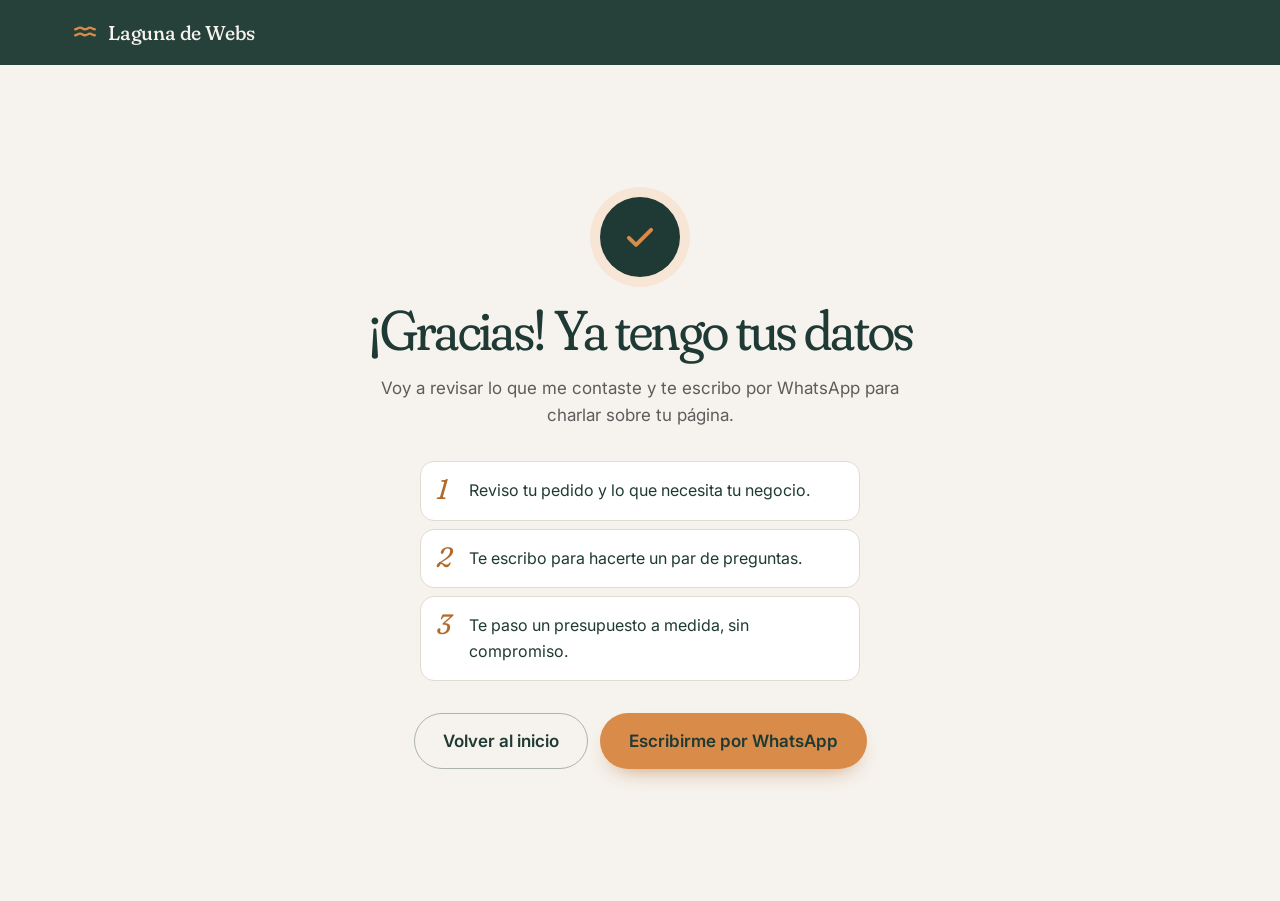
<file: gracias/index.html>
<!DOCTYPE html>
<html lang="es-AR">
<head>
  <meta charset="UTF-8">
  <meta name="viewport" content="width=device-width, initial-scale=1">
  <title>¡Gracias! Recibí tu pedido | Laguna de Webs</title>
  <meta name="description" content="Recibí tu pedido de presupuesto. Te voy a escribir por WhatsApp.">
  <meta name="robots" content="noindex, nofollow">
  <meta name="theme-color" content="#1F3A34">
  <link rel="icon" href="data:image/svg+xml,%3Csvg xmlns='http://www.w3.org/2000/svg' viewBox='0 0 32 32'%3E%3Crect width='32' height='32' rx='8' fill='%231F3A34'/%3E%3Cpath d='M6 13c2.5 0 2.5-2 5-2s2.5 2 5 2 2.5-2 5-2 2.5 2 5 2M6 20c2.5 0 2.5-2 5-2s2.5 2 5 2 2.5-2 5-2 2.5 2 5 2' fill='none' stroke='%23D98B4A' stroke-width='2.4' stroke-linecap='round'/%3E%3C/svg%3E">
  <link rel="preconnect" href="https://fonts.googleapis.com">
  <link rel="preconnect" href="https://fonts.gstatic.com" crossorigin>
  <link rel="stylesheet" href="https://fonts.googleapis.com/css2?family=Fraunces:ital,opsz,wght,SOFT@0,9..144,300..600,0..100;1,9..144,300..500,0..100&family=Inter:wght@400;500;600&display=swap">
  <link rel="stylesheet" href="../styles.css">
  <script>
    if (window.matchMedia && !window.matchMedia("(prefers-reduced-motion: reduce)").matches) {
      document.documentElement.classList.add("motion");
    }
  </script>
</head>
<body>
  <header class="site-header">
    <div class="container site-header__inner">
      <a class="site-header__label brand" href="/" aria-label="Laguna de Webs, volver al inicio"><svg class="brand__mark" aria-hidden="true" viewBox="0 0 24 24"><path d="M3 9.5c2 0 2-1.5 4.5-1.5S9.5 9.5 12 9.5s2.5-1.5 4.5-1.5S19 9.5 21 9.5"/><path d="M3 15c2 0 2-1.5 4.5-1.5S9.5 15 12 15s2.5-1.5 4.5-1.5S19 15 21 15"/></svg><span>Laguna de Webs</span></a>
    </div>
  </header>

  <main class="thanks">
    <div class="container container--narrow">
      <div class="thanks__icon" aria-hidden="true">
        <svg viewBox="0 0 24 24"><path d="m5 12.5 4.5 4.5L19 7.5"/></svg>
      </div>
      <h1 class="section__title">¡Gracias! Ya tengo tus datos</h1>
      <p class="section__lead">Voy a revisar lo que me contaste y te escribo por WhatsApp para charlar sobre tu página.</p>

      <ol class="thanks__steps" aria-label="Cómo seguimos">
        <li><span class="block__num">1</span><span>Reviso tu pedido y lo que necesita tu negocio.</span></li>
        <li><span class="block__num">2</span><span>Te escribo para hacerte un par de preguntas.</span></li>
        <li><span class="block__num">3</span><span>Te paso un presupuesto a medida, sin compromiso.</span></li>
      </ol>

      <div class="thanks__actions">
        <a class="btn btn--ghost btn--lg" href="/">Volver al inicio</a>
        <a class="btn btn--primary btn--lg" href="https://wa.me/5492227534959" target="_blank" rel="noopener">Escribirme por WhatsApp</a>
      </div>
    </div>
  </main>
</body>
</html>
</file>
<file: styles.css>
/* =========================================================
   Páginas web · Lobos y alrededores
   Mobile-first · HTML + CSS + JS sin frameworks
   ========================================================= */

:root {
  /* Paleta */
  --verde: #1F3A34;
  --verde-2: #344F45;
  --crema: #F6F3EE;
  --blanco: #FFFFFF;
  --naranja: #D98B4A;
  --gris: #777777;

  /* Derivados */
  --verde-90: #2A4A43;
  --verde-tinte: #E4EAE6;
  --crema-2: #EFEAE2;
  --naranja-tinte: #F7E6D6;
  --naranja-oscuro: #B06A2E;   /* naranja con contraste suficiente para texto */
  --gris-texto: #5C5C5C;       /* #777 sobre crema no llega a 4.5:1 en texto chico */
  --borde: #E2DBD0;
  --borde-oscuro: rgba(246, 243, 238, .14);
  --error: #A33A2B;

  /* Tipografía */
  --font-display: "Fraunces", Georgia, "Times New Roman", serif;
  --font-body: "Inter", system-ui, -apple-system, "Segoe UI", Roboto, sans-serif;

  /* Espaciado */
  --s-1: 4px;  --s-2: 8px;  --s-3: 12px; --s-4: 16px; --s-5: 24px;
  --s-6: 32px; --s-7: 48px; --s-8: 64px; --s-9: 96px; --s-10: 128px;

  /* Formas */
  --radius: 14px;
  --radius-lg: 22px;
  --radius-xl: 30px;
  --shadow-sm: 0 1px 2px rgba(31, 58, 52, .06), 0 4px 14px -6px rgba(31, 58, 52, .12);
  --shadow-md: 0 24px 48px -28px rgba(31, 58, 52, .45);
  --shadow-lg: 0 40px 80px -40px rgba(20, 38, 34, .6);

  --ease: cubic-bezier(.2, .7, .2, 1);
  --t-fast: 160ms;
  --t-med: 280ms;
}

/* ---------- Base ---------- */
*, *::before, *::after { box-sizing: border-box; }
html {
  -webkit-text-size-adjust: 100%;
  scroll-behavior: smooth;
  scroll-padding-top: 80px;
}
body {
  margin: 0;
  background: var(--crema);
  color: var(--verde);
  font-family: var(--font-body);
  font-size: 1rem;
  line-height: 1.6;
  -webkit-font-smoothing: antialiased;
  text-rendering: optimizeLegibility;
  overflow-x: hidden;
}
img, svg { display: block; max-width: 100%; }
h1, h2, h3 {
  margin: 0;
  font-family: var(--font-display);
  font-weight: 400;
  line-height: 1.1;
  letter-spacing: -.015em;
  font-variation-settings: "opsz" 144, "SOFT" 50;
}
p, ul, ol { margin: 0; }
a { color: inherit; }
button, input, textarea, select { font: inherit; color: inherit; }
em { font-style: italic; }
.hidden { display: none !important; }
.sr-only {
  position: absolute !important;
  width: 1px; height: 1px;
  padding: 0; margin: -1px;
  overflow: hidden; clip: rect(0 0 0 0);
  white-space: nowrap; border: 0;
}

:focus-visible {
  outline: 3px solid var(--naranja);
  outline-offset: 3px;
  border-radius: 6px;
}

.skip-link {
  position: absolute;
  left: var(--s-4);
  top: -60px;
  z-index: 100;
  padding: var(--s-2) var(--s-4);
  background: var(--naranja);
  color: var(--verde);
  font-weight: 600;
  border-radius: 8px;
  text-decoration: none;
  transition: top var(--t-fast);
}
.skip-link:focus { top: var(--s-3); }

.container {
  width: 100%;
  max-width: 1200px;
  margin: 0 auto;
  padding: 0 var(--s-4);
}
.container--narrow { max-width: 780px; }

.icon-phone { stroke-width: 4.2; }
.icon-dot { fill: currentColor; stroke: none; }

/* =========================================================
   Botones
   ========================================================= */
.btn {
  display: inline-flex;
  align-items: center;
  justify-content: center;
  gap: 10px;
  min-height: 48px;
  padding: 12px 22px;
  border: 1.5px solid transparent;
  border-radius: 999px;
  font-weight: 600;
  font-size: 1rem;
  line-height: 1.2;
  text-decoration: none;
  cursor: pointer;
  -webkit-tap-highlight-color: transparent;
  transition: transform var(--t-fast) var(--ease), background var(--t-fast), color var(--t-fast),
              border-color var(--t-fast), box-shadow var(--t-med) var(--ease);
}
.btn svg {
  width: 20px; height: 20px; flex-shrink: 0;
  fill: none; stroke: currentColor; stroke-width: 2; stroke-linecap: round; stroke-linejoin: round;
  transition: transform var(--t-med) var(--ease);
}
.btn:active { transform: scale(.97); }
.btn--lg { min-height: 56px; padding: 16px 28px; font-size: 1.0625rem; }
.btn--block { width: 100%; }
.btn--primary {
  background: var(--naranja);
  color: var(--verde);              /* verde sobre naranja: ~4.8:1 */
  box-shadow: 0 10px 24px -14px rgba(176, 106, 46, .9);
}
.btn--ghost {
  background: transparent;
  color: var(--verde);
  border-color: rgba(31, 58, 52, .35);
}
.btn--light {
  background: transparent;
  color: var(--crema);
  border-color: rgba(246, 243, 238, .45);
}
@media (hover: hover) {
  .btn--primary:hover { background: #E2985A; box-shadow: 0 16px 30px -16px rgba(176, 106, 46, 1); transform: translateY(-1px); }
  .btn--primary:hover svg { transform: translateX(3px); }
  .btn--ghost:hover { background: var(--verde); border-color: var(--verde); color: var(--crema); }
  .btn--light:hover { background: var(--crema); border-color: var(--crema); color: var(--verde); }
}

/* =========================================================
   Barra superior (verde, se esconde al bajar)
   ========================================================= */
.site-header {
  position: sticky;
  top: 0;
  z-index: 50;
  background: rgba(31, 58, 52, .97);
  color: var(--crema);
  border-bottom: 1px solid transparent;
  -webkit-backdrop-filter: saturate(1.3) blur(10px);
  backdrop-filter: saturate(1.3) blur(10px);
  transition: transform 320ms var(--ease), border-color var(--t-med), box-shadow var(--t-med);
  will-change: transform;
}
.site-header.is-scrolled { border-bottom-color: var(--borde-oscuro); }
.site-header.is-hidden { transform: translateY(-100%); }
.site-header.is-scrolled:not(.is-hidden) { box-shadow: 0 10px 28px -18px rgba(0, 0, 0, .6); }
.site-header__inner {
  display: flex;
  align-items: center;
  justify-content: space-between;
  gap: var(--s-3);
  min-height: 64px;
}
.site-header__label {
  min-width: 0;
  font-family: var(--font-display);
  font-size: .9375rem;
  font-weight: 450;
  line-height: 1.25;
  letter-spacing: .005em;
  text-decoration: none;
  color: var(--crema);
  display: inline-block;
  padding: 13px 0;      /* área de toque de 44px sin romper los espacios del texto */
}
.site-nav { display: none; }
.site-nav a {
  position: relative;
  padding: 10px 2px;
  font-size: .9375rem;
  font-weight: 500;
  text-decoration: none;
  color: rgba(246, 243, 238, .78);
  transition: color var(--t-fast);
}
.site-nav a::after {
  content: "";
  position: absolute;
  left: 0; right: 0; bottom: 4px;
  height: 2px;
  border-radius: 2px;
  background: var(--naranja);
  transform: scaleX(0);
  transform-origin: left;
  transition: transform var(--t-med) var(--ease);
}
.site-nav a:hover,
.site-nav a[aria-current="true"] { color: var(--crema); }
.site-nav a:hover::after,
.site-nav a[aria-current="true"]::after { transform: scaleX(1); }

.site-header__actions { display: flex; align-items: center; gap: 6px; flex-shrink: 0; }
.icon-link {
  display: inline-grid;
  place-items: center;
  width: 44px; height: 44px;
  border-radius: 50%;
  color: var(--crema);
  transition: background var(--t-fast), color var(--t-fast);
}
.icon-link:hover { background: var(--crema); color: var(--verde); }
.icon-link--ig { display: none; }
.icon-link svg, .contact-chip svg, .footer-contact svg {
  width: 22px; height: 22px;
  fill: none; stroke: currentColor; stroke-width: 1.8; stroke-linecap: round; stroke-linejoin: round;
}
.site-header__cta {
  display: none;
  align-items: center;
  min-height: 44px;
  margin-left: 4px;
  padding: 10px 18px;
  border-radius: 999px;
  background: var(--naranja);
  color: var(--verde);
  font-size: .9375rem;
  font-weight: 600;
  text-decoration: none;
  transition: background var(--t-fast), transform var(--t-fast) var(--ease);
}
.site-header__cta:hover { background: #E2985A; }
.site-header__cta:active { transform: scale(.97); }

.menu-toggle {
  display: inline-grid;
  place-items: center;
  width: 44px; height: 44px;
  padding: 0;
  border: 1.5px solid rgba(246, 243, 238, .55);
  border-radius: 50%;
  background: transparent;
  cursor: pointer;
  -webkit-tap-highlight-color: transparent;
}
.menu-toggle__bars,
.menu-toggle__bars::before,
.menu-toggle__bars::after {
  display: block;
  width: 18px; height: 2px;
  border-radius: 2px;
  background: var(--crema);
  transition: transform var(--t-med) var(--ease), background var(--t-fast);
}
.menu-toggle__bars { position: relative; }
.menu-toggle__bars::before,
.menu-toggle__bars::after { content: ""; position: absolute; left: 0; }
.menu-toggle__bars::before { top: -6px; }
.menu-toggle__bars::after { top: 6px; }
.menu-toggle[aria-expanded="true"] .menu-toggle__bars { background: transparent; }
.menu-toggle[aria-expanded="true"] .menu-toggle__bars::before { transform: translateY(6px) rotate(45deg); }
.menu-toggle[aria-expanded="true"] .menu-toggle__bars::after { transform: translateY(-6px) rotate(-45deg); }

.mobile-menu {
  background: var(--verde);
  border-top: 1px solid var(--borde-oscuro);
  animation: menu-in 220ms var(--ease);
}
.mobile-menu[hidden] { display: none; }
.mobile-menu nav { display: grid; padding-top: var(--s-2); padding-bottom: var(--s-5); }
.mobile-menu nav > a {
  display: flex;
  align-items: center;
  min-height: 52px;
  border-bottom: 1px solid var(--borde-oscuro);
  font-family: var(--font-display);
  font-size: 1.25rem;
  text-decoration: none;
  color: var(--crema);
}
.mobile-menu nav > a[aria-current="true"] { color: var(--naranja); }
.mobile-menu__contact { display: flex; flex-wrap: wrap; gap: var(--s-2); margin-top: var(--s-5); }
@keyframes menu-in { from { opacity: 0; transform: translateY(-6px); } to { opacity: 1; transform: none; } }

.contact-chip {
  display: inline-flex;
  align-items: center;
  gap: var(--s-2);
  min-height: 44px;
  padding: 8px 16px 8px 12px;
  border-radius: 999px;
  background: var(--blanco);
  color: var(--verde);
  font-size: .9375rem;
  font-weight: 600;
  text-decoration: none;
}

/* =========================================================
   Secciones: tipografía común
   ========================================================= */
.section { padding: var(--s-9) 0; }
.section__head { max-width: 44rem; margin-bottom: var(--s-7); }
.section__head--center { margin-left: auto; margin-right: auto; text-align: center; }
.section__head--center .section__lead { margin-left: auto; margin-right: auto; }
.section__kicker {
  display: inline-flex;
  align-items: center;
  gap: 10px;
  margin-bottom: var(--s-4);
  font-size: .875rem;
  font-weight: 600;
  letter-spacing: .02em;
  color: var(--naranja-oscuro);
}
.section__kicker::before { content: ""; width: 24px; height: 1.5px; background: currentColor; }
.section__kicker--light { color: var(--naranja); }
.section__title {
  font-size: clamp(2.125rem, 7.5vw, 3.5rem);
  font-weight: 380;
  line-height: 1.04;
  letter-spacing: -.03em;
  font-variation-settings: "opsz" 144, "SOFT" 100;
  text-wrap: balance;
}
.section__lead {
  margin-top: var(--s-4);
  max-width: 48ch;
  font-size: 1.0625rem;
  line-height: 1.6;
  color: var(--gris-texto);
  text-wrap: pretty;
}

/* =========================================================
   Hero
   ========================================================= */
.hero {
  position: relative;
  padding: var(--s-7) 0 var(--s-8);
  overflow: hidden;
}
.hero::before { /* trama de puntos sutil */
  content: "";
  position: absolute;
  inset: 0 0 auto auto;
  width: min(70vw, 760px);
  height: 100%;
  background-image: radial-gradient(rgba(31, 58, 52, .16) 1.2px, transparent 1.4px);
  background-size: 18px 18px;
  -webkit-mask-image: radial-gradient(ellipse at 70% 45%, #000 20%, transparent 70%);
  mask-image: radial-gradient(ellipse at 70% 45%, #000 20%, transparent 70%);
  pointer-events: none;
}
.hero__grid { position: relative; display: grid; gap: var(--s-8); align-items: center; }
.hero__kicker {
  display: inline-flex;
  align-items: center;
  gap: 10px;
  padding: 7px 14px 7px 10px;
  border: 1px solid var(--borde);
  border-radius: 999px;
  background: rgba(255, 255, 255, .6);
  font-size: .875rem;
  font-weight: 500;
  color: var(--verde-2);
}
.hero__kicker::before {
  content: "";
  width: 8px; height: 8px;
  border-radius: 50%;
  background: var(--naranja);
  box-shadow: 0 0 0 4px rgba(217, 139, 74, .2);
}
.hero__title {
  margin-top: var(--s-5);
  font-size: clamp(2.625rem, 11vw, 5rem);
  font-weight: 360;
  line-height: .98;
  letter-spacing: -.04em;
  font-variation-settings: "opsz" 144, "SOFT" 100;
  text-wrap: balance;
  max-width: 13ch;
}
.hero__lead {
  margin-top: var(--s-5);
  max-width: 40ch;
  font-size: 1.125rem;
  line-height: 1.6;
  color: var(--verde-90);
}
.hero__actions { display: grid; gap: var(--s-3); margin-top: var(--s-6); }
.hero__note { margin-top: var(--s-4); font-size: .875rem; color: var(--gris-texto); }

/* Dispositivos */
.hero__visual { position: relative; }
.devices { position: relative; margin: 0 auto; max-width: 640px; padding: 0 0 var(--s-6); }
.device__screen { position: relative; overflow: hidden; background: var(--blanco); }
.device--laptop {
  position: relative;
  width: 82%;
  margin-left: auto;
  padding: 10px 10px 0;
  border-radius: 18px 18px 6px 6px;
  background: #1A2F2A;
  box-shadow: var(--shadow-lg);
}
.device--laptop .device__screen { border-radius: 8px 8px 0 0; aspect-ratio: 16 / 10.5; }
.device__base {
  position: relative;
  height: 14px;
  margin: 0 -7%;
  border-radius: 0 0 16px 16px;
  background: linear-gradient(#2A443D, #172B26);
}
.device__base::before {
  content: "";
  position: absolute;
  left: 50%; top: 0;
  width: 16%; height: 5px;
  transform: translateX(-50%);
  border-radius: 0 0 6px 6px;
  background: #0F201C;
}
.device--phone {
  position: absolute;
  left: 0; bottom: 0;
  width: 29%;
  max-width: 180px;
  padding: 7px;
  border-radius: 30px;
  background: #1A2F2A;
  box-shadow: var(--shadow-lg);
}
.device--phone .device__screen { border-radius: 24px; aspect-ratio: 9 / 19; }
.devices__caption {
  position: absolute;
  right: 0; bottom: 0;
  font-size: .75rem;
  font-weight: 500;
  color: var(--gris-texto);
}

.browser {
  display: flex;
  align-items: center;
  gap: 5px;
  height: 26px;
  padding: 0 10px;
  background: #EEEAE3;
  border-bottom: 1px solid var(--borde);
}
.browser i { width: 7px; height: 7px; border-radius: 50%; background: #D3CCC1; }
.browser span {
  margin-left: 8px;
  flex: 1;
  max-width: 60%;
  padding: 2px 10px;
  border-radius: 999px;
  background: var(--blanco);
  font-size: .625rem;
  color: var(--gris-texto);
  white-space: nowrap;
  overflow: hidden;
  text-overflow: ellipsis;
}

/* =========================================================
   Conceptos de diseño dibujados con CSS (no son clientes reales).
   Se escalan con font-size para entrar en cualquier marco.
   ========================================================= */
.concept {
  --c-bg: #FBF7F1; --c-ink: #2B2420; --c-accent: #C2703D; --c-soft: #EFE3D3;
  height: 100%;
  display: flex;
  flex-direction: column;
  gap: 1em;
  padding: 1.1em;
  background: var(--c-bg);
  color: var(--c-ink);
  font-size: 10px;
  line-height: 1.25;
}
.concept__nav { display: flex; align-items: center; justify-content: space-between; }
.concept__logo { font-family: var(--font-display); font-size: 1.3em; font-weight: 500; }
.concept__links { display: flex; gap: .6em; }
.concept__links i { width: 2.2em; height: .45em; border-radius: 1em; background: currentColor; opacity: .25; }
.concept__hero {
  display: grid;
  gap: .6em;
  padding: 1.4em;
  border-radius: 1em;
  background: var(--c-ink);
  color: var(--c-bg);
}
.concept__tag { font-size: .8em; font-weight: 600; color: var(--c-accent); }
.concept__title { font-family: var(--font-display); font-size: 1.9em; line-height: 1.05; font-weight: 400; max-width: 12em; }
.concept__btn {
  justify-self: start;
  padding: .55em 1.1em;
  border-radius: 2em;
  background: var(--c-accent);
  color: var(--c-ink);
  font-size: .85em;
  font-weight: 600;
}
.concept__row { display: grid; gap: .6em; }
.concept__row--2 { grid-template-columns: 1fr 1fr; }
.concept__row--3 { grid-template-columns: repeat(3, 1fr); }
.concept__row span { aspect-ratio: 4 / 3; border-radius: .7em; background: var(--c-soft); }
.concept__row span:nth-child(2) { background: color-mix(in srgb, var(--c-accent) 35%, var(--c-soft)); }
.concept__cal {
  display: flex; align-items: center; justify-content: space-between; gap: 1em;
  padding: .8em 1em;
  border-radius: .7em;
  background: var(--blanco);
  border: 1px solid var(--c-soft);
}
.concept__cal b { font-size: .9em; }
.concept__days { display: grid; grid-template-columns: repeat(7, 1.1em); gap: .35em; }
.concept__days i { width: 1.1em; height: 1.1em; border-radius: .3em; background: var(--c-soft); }
.concept__days i.x { background: var(--c-accent); }
.concept__menu { list-style: none; padding: 0; display: grid; gap: .5em; }
.concept__menu li {
  display: flex; align-items: center; justify-content: space-between;
  padding: .75em .9em;
  border-radius: .7em;
  background: var(--blanco);
  font-weight: 600;
  font-size: 1.05em;
}
.concept__menu b { width: 2.6em; height: .55em; border-radius: 1em; background: var(--c-accent); opacity: .55; }
.concept__wa {
  margin-top: auto;
  padding: .8em;
  border-radius: 2em;
  background: #2F6B4F;
  color: #fff;
  text-align: center;
  font-weight: 600;
}
.concept__booking { display: grid; grid-template-columns: 1fr 1fr; gap: .5em; }
.concept__booking span {
  display: grid; gap: .2em;
  padding: .7em .9em;
  border-radius: .7em;
  background: var(--blanco);
  font-size: .85em;
  color: color-mix(in srgb, var(--c-ink) 65%, transparent);
}
.concept__booking b { font-size: 1.35em; color: var(--c-ink); }
.concept__slots { display: grid; gap: .5em; }
.concept__slots span {
  padding: .8em 1em;
  border-radius: .7em;
  border: 1px solid var(--c-soft);
  background: var(--blanco);
  font-weight: 600;
}
.concept__slots .is-on { background: var(--c-accent); border-color: var(--c-accent); color: #fff; }

.concept--quinta { --c-bg: #F4F1EA; --c-ink: #24382F; --c-accent: #C9A15A; --c-soft: #E3DDCF; }
.concept--panaderia { --c-bg: #FBF5EC; --c-ink: #3A2A20; --c-accent: #D98B4A; --c-soft: #F1E2CF; }
.concept--resto { --c-bg: #F7F2EE; --c-ink: #2E1E1E; --c-accent: #B5523B; --c-soft: #EADBD3; }
.concept--pro { --c-bg: #F3F5F6; --c-ink: #1E2B3A; --c-accent: #3F6E8C; --c-soft: #DCE4EA; }

.device--laptop .concept { font-size: clamp(6.5px, 1.25vw, 10px); padding-left: 19%; }
.device--laptop .browser span { margin-left: 19%; }
.device--phone .concept { font-size: clamp(5.5px, 1.05vw, 8.5px); padding: 1.6em 1em 1em; }
.device--phone .concept__links { display: none; }

/* =========================================================
   Servicios
   ========================================================= */
.section--services { background: var(--crema); }
.services { list-style: none; padding: 0; display: grid; gap: var(--s-3); }
.service {
  position: relative;
  display: flex;
  flex-direction: column;
  gap: var(--s-3);
  padding: var(--s-6) var(--s-5);
  border-radius: var(--radius-lg);
  background: var(--blanco);
  border: 1px solid var(--borde);
  transition: transform var(--t-med) var(--ease), box-shadow var(--t-med) var(--ease), border-color var(--t-med);
}
.service__icon {
  display: grid; place-items: center;
  width: 48px; height: 48px;
  margin-bottom: var(--s-2);
  border-radius: 14px;
  background: var(--verde);
  color: var(--naranja);
  transition: transform var(--t-med) var(--ease);
}
.service__icon svg, .benefit__icon svg {
  width: 24px; height: 24px;
  fill: none; stroke: currentColor; stroke-width: 1.7; stroke-linecap: round; stroke-linejoin: round;
}
.service__title {
  font-size: 1.5rem;
  font-weight: 420;
  line-height: 1.15;
  font-variation-settings: "opsz" 72, "SOFT" 100;
}
.service p { color: var(--gris-texto); }
.service .service__example {
  margin-top: auto;
  padding-top: var(--s-4);
  border-top: 1px dashed var(--borde);
  font-size: .9375rem;
  color: var(--verde-90);
}
.service__example span {
  display: block;
  margin-bottom: 2px;
  font-size: .8125rem;
  font-weight: 600;
  color: var(--naranja-oscuro);
}
@media (hover: hover) {
  .service:hover { transform: translateY(-4px); box-shadow: var(--shadow-md); border-color: transparent; }
  .service:hover .service__icon { transform: rotate(-6deg) scale(1.05); }
}

/* =========================================================
   Ejemplos (conceptos)
   ========================================================= */
.section--work { background: var(--verde); color: var(--crema); }
.section--work .section__lead { color: rgba(246, 243, 238, .75); }
.work { display: grid; gap: var(--s-4); }
.work__item {
  display: grid;
  gap: var(--s-5);
  padding: var(--s-4);
  border-radius: var(--radius-xl);
  background: var(--verde-2);
  border: 1px solid var(--borde-oscuro);
  transition: transform var(--t-med) var(--ease), border-color var(--t-med);
}
@media (hover: hover) {
  .work__item:hover { transform: translateY(-4px); border-color: rgba(217, 139, 74, .5); }
}
.work__shot {
  overflow: hidden;
  border-radius: var(--radius-lg);
  background: var(--blanco);
  box-shadow: var(--shadow-lg);
}
.work__shot .concept { font-size: clamp(7px, 2.6vw, 11px); height: auto; min-height: 100%; }
.work__shot--phone {
  width: min(64%, 240px);
  margin: var(--s-3) auto 0;
  padding: 7px;
  border-radius: 30px;
  background: #142824;
}
.work__shot--phone .concept { border-radius: 24px; aspect-ratio: 9 / 16; padding: 1.6em 1em 1em; font-size: clamp(7px, 2.3vw, 9px); }
.work__shot--phone .concept__links { display: none; }
.work__info { display: grid; gap: var(--s-3); padding: 0 var(--s-2) var(--s-3); }
.work__badge {
  justify-self: start;
  padding: 4px 12px;
  border-radius: 999px;
  border: 1px solid rgba(217, 139, 74, .55);
  font-size: .8125rem;
  font-weight: 600;
  color: var(--naranja);
}
.work__title { font-size: 1.75rem; font-weight: 400; font-variation-settings: "opsz" 96, "SOFT" 100; }
.work__info > p:not(.work__badge) { color: rgba(246, 243, 238, .78); }
.work__features { list-style: none; padding: 0; display: flex; flex-wrap: wrap; gap: 6px; }
.work__features li {
  padding: 5px 12px;
  border-radius: 999px;
  background: rgba(246, 243, 238, .08);
  font-size: .875rem;
  color: rgba(246, 243, 238, .9);
}
.work__item--next {
  align-content: center;
  justify-items: start;
  gap: var(--s-4);
  padding: var(--s-7) var(--s-5);
  background: transparent;
  border: 1.5px dashed rgba(246, 243, 238, .3);
}
.work__next-kicker { font-size: .875rem; font-weight: 600; color: var(--naranja); }
.work__next-title {
  font-size: clamp(1.75rem, 6vw, 2.5rem);
  font-weight: 380;
  font-style: italic;
  line-height: 1.05;
  font-variation-settings: "opsz" 144, "SOFT" 100;
}
.work__item--next > p:not(.work__next-kicker) { color: rgba(246, 243, 238, .78); }

/* =========================================================
   Beneficios
   ========================================================= */
.section--benefits { background: var(--blanco); padding: var(--s-8) 0; border-bottom: 1px solid var(--borde); }
.benefits { list-style: none; padding: 0; display: grid; gap: var(--s-6); }
.benefit { display: grid; gap: var(--s-3); }
.benefit__icon {
  display: grid; place-items: center;
  width: 52px; height: 52px;
  border-radius: 50%;
  background: var(--naranja-tinte);
  color: var(--naranja-oscuro);
}
.benefit__title { font-size: 1.5rem; font-weight: 420; font-variation-settings: "opsz" 72, "SOFT" 100; }
.benefit p { color: var(--gris-texto); max-width: 36ch; }

/* =========================================================
   Proceso: línea de progreso que se llena al bajar
   ========================================================= */
.section--process { background: var(--crema); }
.steps {
  --progress: 1;
  position: relative;
  list-style: none;
  padding: 0;
  display: grid;
  gap: var(--s-6);
}
.steps::before, .steps::after {
  content: "";
  position: absolute;
  left: 23px; top: 24px; bottom: 24px;
  width: 2px;
  border-radius: 2px;
}
.steps::before { background: var(--borde); }
.steps::after { background: var(--naranja); transform-origin: top; transform: scaleY(var(--progress)); }
.step {
  position: relative;
  display: grid;
  grid-template-columns: 48px 1fr;
  column-gap: var(--s-4);
  row-gap: 4px;
}
.step__num {
  grid-row: span 2;
  position: relative; z-index: 1;
  display: grid; place-items: center;
  width: 48px; height: 48px;
  border-radius: 50%;
  background: var(--verde);
  color: var(--naranja);
  font-family: var(--font-display);
  font-style: italic;
  font-size: 1.375rem;
  line-height: 1;
  box-shadow: 0 0 0 6px var(--crema);
}
.step__title { margin-top: 10px; font-size: 1.375rem; font-weight: 450; font-variation-settings: "opsz" 48, "SOFT" 100; }
.step p { color: var(--verde-90); max-width: 42ch; }

/* =========================================================
   Formas de pago
   ========================================================= */
.section--plans { background: var(--blanco); }
.plans { display: grid; gap: var(--s-4); max-width: 980px; margin: 0 auto; }
.plan {
  display: flex;
  flex-direction: column;
  padding: var(--s-6) var(--s-5);
  border-radius: var(--radius-xl);
  background: var(--crema);
  border: 1px solid var(--borde);
}
.plan__kicker { font-size: .875rem; font-weight: 600; color: var(--naranja-oscuro); }
.plan__title { margin: var(--s-2) 0 var(--s-3); font-size: 2rem; font-weight: 400; font-variation-settings: "opsz" 96, "SOFT" 100; }
.plan__text { font-size: 1.0625rem; max-width: 38ch; color: var(--verde-90); }
.plan--monthly { background: var(--verde); border-color: var(--verde); color: var(--crema); }
.plan--monthly .plan__kicker { color: var(--naranja); }
.plan--monthly .plan__text { color: rgba(246, 243, 238, .82); }

.split { display: grid; grid-template-columns: 1fr 1fr; gap: 4px; margin-top: var(--s-6); height: 64px; }
.split__half { display: flex; align-items: center; padding: 0 16px; }
.split__half--start { background: var(--verde); color: var(--crema); border-radius: 14px 4px 4px 14px; }
.split__half--end { background: var(--naranja-tinte); color: var(--verde); border: 1.5px dashed var(--naranja); border-radius: 4px 14px 14px 4px; }
.split__pct { font-family: var(--font-display); font-style: italic; font-size: 1.625rem; }
.split__labels {
  display: grid; grid-template-columns: 1fr 1fr; gap: 4px;
  margin-top: var(--s-2);
  font-size: .875rem; font-weight: 500;
  color: var(--gris-texto);
}
.split__labels span { padding-left: 4px; }

.plan__list { list-style: none; padding: 0; margin-top: var(--s-6); display: grid; gap: var(--s-3); }
.plan__list li { display: flex; align-items: center; gap: var(--s-3); font-weight: 500; }
.plan__list li::before {
  content: "";
  width: 22px; height: 22px; flex-shrink: 0;
  border-radius: 50%;
  background: var(--naranja) url("data:image/svg+xml,%3Csvg xmlns='http://www.w3.org/2000/svg' viewBox='0 0 24 24' fill='none' stroke='%231F3A34' stroke-width='3' stroke-linecap='round' stroke-linejoin='round'%3E%3Cpath d='m6 12 4 4 8-8'/%3E%3C/svg%3E") center / 14px no-repeat;
}

/* =========================================================
   Preguntas frecuentes (acordeón con <details>)
   ========================================================= */
.section--faq { background: var(--crema); }
.faq__list { display: grid; gap: var(--s-2); }
.faq__item {
  border-radius: var(--radius-lg);
  background: var(--blanco);
  border: 1px solid var(--borde);
  transition: border-color var(--t-med), box-shadow var(--t-med);
}
.faq__item[open] { border-color: transparent; box-shadow: var(--shadow-sm); }
.faq__item summary {
  position: relative;
  display: flex;
  align-items: center;
  min-height: 64px;
  padding: var(--s-4) 64px var(--s-4) var(--s-5);
  cursor: pointer;
  list-style: none;
  font-family: var(--font-display);
  font-size: 1.1875rem;
  font-weight: 450;
  line-height: 1.3;
  font-variation-settings: "opsz" 48, "SOFT" 100;
  border-radius: var(--radius-lg);
}
.faq__item summary::-webkit-details-marker { display: none; }
.faq__item summary::after {
  content: "";
  position: absolute;
  right: 20px; top: 50%;
  width: 28px; height: 28px;
  margin-top: -14px;
  border-radius: 50%;
  background: var(--crema-2) url("data:image/svg+xml,%3Csvg xmlns='http://www.w3.org/2000/svg' viewBox='0 0 24 24' fill='none' stroke='%231F3A34' stroke-width='2.2' stroke-linecap='round'%3E%3Cpath d='M12 6v12M6 12h12'/%3E%3C/svg%3E") center / 14px no-repeat;
  transition: transform var(--t-med) var(--ease), background-color var(--t-fast);
}
.faq__item[open] summary::after { transform: rotate(45deg); background-color: var(--naranja-tinte); }
.faq__item summary:hover::after { background-color: var(--naranja-tinte); }
.faq__answer { padding: 0 var(--s-5) var(--s-5); color: var(--verde-90); max-width: 62ch; }
.motion .faq__item[open] .faq__answer { animation: faq-in 320ms var(--ease); }
@keyframes faq-in { from { opacity: 0; transform: translateY(-6px); } to { opacity: 1; transform: none; } }

/* =========================================================
   Formulario (verde, con tarjetas blancas que aparecen de a una)
   ========================================================= */
.section--form { background: var(--verde); color: var(--crema); outline: none; }
.section--form .section__lead { color: rgba(246, 243, 238, .78); }
.section--form .section__head { margin-bottom: var(--s-6); }
.quote-form { display: grid; gap: var(--s-4); }

.form-progress[hidden] { display: none; }
.form-progress__steps {
  list-style: none;
  padding: 0;
  display: grid;
  grid-template-columns: repeat(3, 1fr);
  gap: 6px;
  margin-bottom: var(--s-2);
}
.form-progress__steps li {
  position: relative;
  display: flex;
  align-items: center;
  gap: 8px;
  padding-top: 14px;
  font-size: .8125rem;
  font-weight: 500;
  color: rgba(246, 243, 238, .55);
  transition: color var(--t-med);
}
.form-progress__steps li::before {
  content: "";
  position: absolute;
  top: 0; left: 0; right: 0;
  height: 4px;
  border-radius: 2px;
  background-color: rgba(246, 243, 238, .16);
  background-image: linear-gradient(var(--naranja), var(--naranja));
  background-repeat: no-repeat;
  background-size: 0% 100%;
  transition: background-size 500ms var(--ease);
}
.form-progress__dot {
  display: grid; place-items: center;
  width: 22px; height: 22px; flex-shrink: 0;
  border-radius: 50%;
  border: 1.5px solid rgba(246, 243, 238, .35);
  font-size: .75rem;
  font-weight: 600;
  transition: background var(--t-med), border-color var(--t-med), color var(--t-med);
}
.form-progress[data-current="1"] li:nth-child(1),
.form-progress[data-current="2"] li:nth-child(-n+2),
.form-progress[data-current="3"] li { color: var(--crema); }
.form-progress[data-current="1"] li:nth-child(1)::before,
.form-progress[data-current="2"] li:nth-child(-n+2)::before,
.form-progress[data-current="3"] li::before { background-size: 100% 100%; }
.form-progress[data-current="1"] li:nth-child(1) .form-progress__dot,
.form-progress[data-current="2"] li:nth-child(-n+2) .form-progress__dot,
.form-progress[data-current="3"] li .form-progress__dot { background: var(--naranja); border-color: var(--naranja); color: var(--verde); }

.block {
  margin: 0;
  padding: var(--s-5) var(--s-4);
  border: 0;
  border-radius: var(--radius-lg);
  background: var(--blanco);
  color: var(--verde);
  min-width: 0;
  box-shadow: 0 24px 48px -32px rgba(0, 0, 0, .55);
}
.block__legend {
  float: left;              /* evita el recorte de legend dentro del fieldset */
  width: 100%;
  display: flex;
  align-items: center;
  gap: var(--s-3);
  padding: 0;
  margin-bottom: var(--s-5);
  font-family: var(--font-display);
  font-size: 1.375rem;
  font-weight: 450;
  line-height: 1.25;
  font-variation-settings: "opsz" 48, "SOFT" 100;
}
.block__legend + * { clear: both; }
.block__num {
  color: var(--naranja-oscuro);
  font-family: var(--font-display);
  font-style: italic;
  font-size: 2.5rem;
  font-weight: 400;
  line-height: .8;
  min-width: .7em;
  font-variation-settings: "opsz" 144, "SOFT" 100;
}
.block__hint { margin: -12px 0 var(--s-3); font-size: .9375rem; color: var(--gris-texto); }
.block__sub { margin: var(--s-6) 0 var(--s-3); font-weight: 600; }
.req { color: var(--naranja-oscuro); }
.optional { font-weight: 400; font-size: .875rem; color: var(--gris-texto); }

.choices { display: grid; grid-template-columns: repeat(2, minmax(0, 1fr)); gap: var(--s-2); }
.choice { position: relative; display: block; cursor: pointer; -webkit-tap-highlight-color: transparent; }
.choice input { position: absolute; opacity: 0; width: 1px; height: 1px; pointer-events: none; }
.choice__box {
  position: relative;
  display: flex;
  align-items: center;
  height: 100%;
  min-height: 58px;
  padding: 12px 40px 12px 14px;
  border: 1.5px solid var(--borde);
  border-radius: var(--radius);
  background: var(--crema);
  font-size: .9375rem;
  font-weight: 500;
  line-height: 1.3;
  transition: border-color var(--t-fast), background var(--t-fast), color var(--t-fast),
              transform var(--t-fast) var(--ease), box-shadow var(--t-fast);
}
.choice__box::after {
  content: "";
  position: absolute;
  right: 12px; top: 50%;
  width: 20px; height: 20px;
  margin-top: -10px;
  border-radius: 50%;
  border: 1.5px solid var(--gris);
  background: var(--blanco) center / 12px no-repeat;
  transition: background-color var(--t-fast), border-color var(--t-fast), transform var(--t-med) var(--ease);
}
.choice--check .choice__box::after { border-radius: 6px; }
@media (hover: hover) { .choice:hover .choice__box { border-color: var(--verde-2); background: var(--blanco); } }
.choice:active .choice__box { transform: scale(.98); }
.choice input:focus-visible + .choice__box { outline: 3px solid var(--naranja); outline-offset: 2px; }
.choice input:checked + .choice__box {
  background: var(--verde);
  border-color: var(--verde);
  color: var(--crema);
  box-shadow: 0 10px 20px -14px rgba(31, 58, 52, .9);
}
.choice input:checked + .choice__box::after {
  border-color: var(--naranja);
  background-color: var(--naranja);
  background-image: url("data:image/svg+xml,%3Csvg xmlns='http://www.w3.org/2000/svg' viewBox='0 0 24 24' fill='none' stroke='%231F3A34' stroke-width='3.2' stroke-linecap='round' stroke-linejoin='round'%3E%3Cpath d='m6 12 4 4 8-8'/%3E%3C/svg%3E");
  transform: scale(1.08);
}
fieldset.has-error .choice__box { border-color: var(--error); }

.fields-row { display: grid; gap: 0; margin-top: var(--s-5); }
.field { display: grid; gap: 6px; margin-top: var(--s-4); }
.field:first-of-type { margin-top: 0; }
.fields-row .field { margin-top: var(--s-4); }
.fields-row .field:first-child { margin-top: 0; }
.field label { font-weight: 600; font-size: .9375rem; }
.field input,
.field textarea {
  width: 100%;
  min-height: 54px;
  padding: 13px 15px;
  border: 1.5px solid var(--borde);
  border-radius: 12px;
  background: var(--crema);
  font-size: 1rem;          /* 16px: evita el zoom automático en iOS */
  transition: border-color var(--t-fast), box-shadow var(--t-fast), background var(--t-fast);
  -webkit-appearance: none;
  appearance: none;
}
.field textarea { resize: vertical; min-height: 120px; line-height: 1.5; }
.field input::placeholder, .field textarea::placeholder { color: #8A8A8A; }
.field input:hover, .field textarea:hover { border-color: #CFC6B8; }
.field input:focus, .field textarea:focus {
  outline: none;
  background: var(--blanco);
  border-color: var(--verde);
  box-shadow: 0 0 0 4px rgba(217, 139, 74, .28);
}
.field input[aria-invalid="true"] { border-color: var(--error); background: #FDF4F2; }
.field input[aria-invalid="false"]:not(:placeholder-shown) { border-color: #9DB5A9; }
.field-help { font-size: .875rem; color: var(--gris-texto); }
.field-error {
  display: flex;
  align-items: center;
  gap: 6px;
  margin-top: var(--s-2);
  font-size: .875rem;
  font-weight: 500;
  color: var(--error);
}
.field-error::before {
  content: "!";
  display: grid; place-items: center;
  width: 16px; height: 16px; flex-shrink: 0;
  border-radius: 50%;
  background: var(--error);
  color: #fff;
  font-size: .6875rem;
  font-weight: 700;
}
.field-error[hidden] { display: none; }
.field .field-error { margin-top: 0; }

.form-error-summary {
  padding: var(--s-4);
  border-radius: var(--radius);
  background: #FBEAE6;
  border: 1.5px solid var(--error);
  color: var(--error);
  font-weight: 500;
}

.step-hint {
  display: flex;
  align-items: flex-start;
  justify-content: center;
  gap: var(--s-2);
  max-width: 32ch;
  margin: 0 auto;
  font-size: .9375rem;
  text-align: center;
  color: rgba(246, 243, 238, .78);
  text-wrap: balance;
}
.step-hint svg { width: 18px; height: 18px; flex-shrink: 0; margin-top: 2px; fill: none; stroke: var(--naranja); stroke-width: 2; stroke-linecap: round; stroke-linejoin: round; }
.motion .step-hint svg { animation: hint-bob 1.6s var(--ease) 3; }
@keyframes hint-bob { 50% { transform: translateY(4px); } }

.step-next { margin-top: var(--s-6); }
.step-next[hidden] { display: none; }
.step-next .btn { width: 100%; }

.quote-form.is-stepped .is-pending { display: none; }
.is-revealing { animation: step-in 650ms var(--ease) both; }
@keyframes step-in { from { opacity: 0; transform: translateY(28px) scale(.98); } to { opacity: 1; transform: none; } }

.form-submit { display: grid; gap: var(--s-3); margin-top: var(--s-3); }
.form-submit__note { text-align: center; font-size: .875rem; color: rgba(246, 243, 238, .7); }
.form-status { text-align: center; font-size: .9375rem; font-weight: 500; min-height: 1.5em; }
.form-status.is-error { color: #F4C3B3; }

.btn__spinner {
  display: none;
  width: 20px; height: 20px;
  border: 2.5px solid rgba(31, 58, 52, .25);
  border-top-color: var(--verde);
  border-radius: 50%;
  animation: spin .8s linear infinite;
}
.btn.is-loading { pointer-events: none; opacity: .9; }
.btn.is-loading .btn__spinner { display: inline-block; }
@keyframes spin { to { transform: rotate(360deg); } }

.section--form.is-revealing { animation: form-in 700ms var(--ease) both; }
@keyframes form-in { from { opacity: 0; transform: translateY(40px); } to { opacity: 1; transform: none; } }

/* =========================================================
   Ventanita "¿Cómo preferís pedir tu presupuesto?"
   ========================================================= */
.quote-dialog {
  width: 100%;
  max-width: 100%;
  max-height: 100%;
  margin: auto auto 0;
  padding: 0;
  border: 0;
  background: transparent;
  color: var(--verde);
}
.quote-dialog::backdrop { background: rgba(20, 38, 34, .55); -webkit-backdrop-filter: blur(3px); backdrop-filter: blur(3px); }
.quote-dialog__inner {
  position: relative;
  padding: var(--s-6) var(--s-4) calc(var(--s-5) + env(safe-area-inset-bottom));
  background: var(--crema);
  border-radius: 26px 26px 0 0;
  box-shadow: 0 -20px 50px -20px rgba(0, 0, 0, .4);
}
.quote-dialog[open] .quote-dialog__inner { animation: sheet-up 360ms var(--ease); }
.quote-dialog[open]::backdrop { animation: fade-in 260ms ease; }
@keyframes sheet-up { from { transform: translateY(40px); opacity: 0; } to { transform: none; opacity: 1; } }
@keyframes fade-in { from { opacity: 0; } to { opacity: 1; } }
.quote-dialog__close {
  position: absolute;
  top: 12px; right: 12px;
  width: 44px; height: 44px;
  display: grid; place-items: center;
  border: 0;
  border-radius: 50%;
  background: transparent;
  color: var(--verde);
  cursor: pointer;
}
.quote-dialog__close:hover { background: var(--verde-tinte); }
.quote-dialog__close svg { width: 22px; height: 22px; fill: none; stroke: currentColor; stroke-width: 2; stroke-linecap: round; }
.quote-dialog__title {
  padding-right: 44px;
  font-size: clamp(1.625rem, 6.5vw, 2.125rem);
  font-weight: 400;
  letter-spacing: -.02em;
  font-variation-settings: "opsz" 144, "SOFT" 100;
  text-wrap: balance;
}
.quote-dialog__lead { margin-top: var(--s-2); font-size: .9375rem; color: var(--gris-texto); }
.quote-options { display: grid; gap: var(--s-2); margin-top: var(--s-5); }
.quote-option {
  display: flex;
  align-items: center;
  gap: var(--s-4);
  min-height: 72px;
  padding: 14px 16px;
  border-radius: 18px;
  background: var(--blanco);
  border: 1.5px solid var(--borde);
  text-decoration: none;
  transition: border-color var(--t-fast), transform var(--t-fast) var(--ease);
}
.quote-option:hover { border-color: var(--verde); }
.quote-option:active { transform: scale(.985); }
.quote-option__icon {
  display: grid; place-items: center;
  width: 46px; height: 46px; flex-shrink: 0;
  border-radius: 14px;
  background: var(--verde-tinte);
  color: var(--verde);
}
.quote-option__icon svg { width: 24px; height: 24px; fill: none; stroke: currentColor; stroke-width: 1.8; stroke-linecap: round; stroke-linejoin: round; }
.quote-option__text { display: grid; gap: 2px; }
.quote-option__text strong { font-size: 1rem; font-weight: 600; }
.quote-option__text span { font-size: .875rem; color: var(--gris-texto); }
.quote-option--form { background: var(--verde); border-color: var(--verde); color: var(--crema); }
.quote-option--form:hover { border-color: var(--naranja); }
.quote-option--form .quote-option__icon { background: var(--naranja); color: var(--verde); }
.quote-option--form .quote-option__text span { color: rgba(246, 243, 238, .78); }

/* =========================================================
   Cierre y footer
   ========================================================= */
.site-footer {
  position: relative;
  background: var(--verde-2);
  color: var(--crema);
  padding: var(--s-9) 0 var(--s-6);
  overflow: hidden;
}
.site-footer::before { /* arco decorativo */
  content: "";
  position: absolute;
  right: -20vw; top: -30vw;
  width: 60vw; height: 60vw;
  max-width: 720px; max-height: 720px;
  border-radius: 50%;
  border: 1px solid rgba(217, 139, 74, .25);
  pointer-events: none;
}
.closing { position: relative; max-width: 46rem; }
.closing__title {
  font-size: clamp(2.5rem, 10vw, 4.75rem);
  font-weight: 340;
  line-height: .98;
  letter-spacing: -.04em;
  font-variation-settings: "opsz" 144, "SOFT" 100;
  text-wrap: balance;
}
.closing__text { margin-top: var(--s-5); font-size: 1.1875rem; max-width: 38ch; color: rgba(246, 243, 238, .82); }
.closing__actions { display: grid; gap: var(--s-3); margin-top: var(--s-6); }

.footer-bottom {
  position: relative;
  display: grid;
  gap: var(--s-4);
  margin-top: var(--s-9);
  padding-top: var(--s-6);
  border-top: 1px solid var(--borde-oscuro);
}
.site-footer__brand { font-family: var(--font-display); font-size: 1.125rem; }
.footer-contact { list-style: none; padding: 0; display: grid; gap: var(--s-2); }
.footer-contact a, .footer-contact__zone {
  display: inline-flex;
  align-items: center;
  gap: 10px;
  min-height: 44px;
  text-decoration: none;
  color: rgba(246, 243, 238, .85);
  transition: color var(--t-fast);
}
.footer-contact a:hover { color: var(--naranja); }
.site-footer__small { font-size: .875rem; color: rgba(246, 243, 238, .6); }

/* =========================================================
   Página de gracias
   ========================================================= */
.thanks {
  min-height: calc(100vh - 64px);
  min-height: calc(100svh - 64px);
  display: grid;
  place-items: center;
  padding: var(--s-8) 0;
  text-align: center;
}
.thanks__icon {
  display: grid; place-items: center;
  width: 80px; height: 80px;
  margin: 0 auto var(--s-5);
  border-radius: 50%;
  background: var(--verde);
  box-shadow: 0 0 0 10px var(--naranja-tinte);
}
.thanks__icon svg { width: 38px; height: 38px; fill: none; stroke: var(--naranja); stroke-width: 2.5; stroke-linecap: round; stroke-linejoin: round; }
.motion .thanks__icon { animation: pop-in 600ms var(--ease) both; }
.motion .thanks__icon svg path { stroke-dasharray: 30; stroke-dashoffset: 30; animation: draw 500ms var(--ease) 350ms forwards; }
@keyframes pop-in { from { transform: scale(.6); opacity: 0; } to { transform: none; opacity: 1; } }
@keyframes draw { to { stroke-dashoffset: 0; } }
.thanks .section__lead { margin-left: auto; margin-right: auto; }
.thanks__steps {
  list-style: none;
  padding: 0;
  margin: var(--s-6) auto;
  max-width: 440px;
  display: grid;
  gap: var(--s-2);
  text-align: left;
}
.thanks__steps li {
  display: flex;
  align-items: flex-start;
  gap: var(--s-3);
  padding: var(--s-4);
  border-radius: var(--radius);
  background: var(--blanco);
  border: 1px solid var(--borde);
}
.thanks__steps .block__num { font-size: 1.75rem; }
.thanks__actions { display: flex; flex-wrap: wrap; justify-content: center; gap: var(--s-3); }

/* =========================================================
   Aparición progresiva (solo con html.motion)
   ========================================================= */
.motion [data-in]:not(.split):not(.plan__list) {
  opacity: 0;
  transform: translateY(26px);
  transition: opacity 700ms var(--ease), transform 700ms var(--ease);
}
.motion [data-in].is-in:not(.split):not(.plan__list) { opacity: 1; transform: none; }
.motion .services [data-in]:nth-child(3n+2),
.motion .benefits [data-in]:nth-child(2),
.motion .work [data-in]:nth-child(even) { transition-delay: 90ms; }
.motion .services [data-in]:nth-child(3n),
.motion .benefits [data-in]:nth-child(3) { transition-delay: 180ms; }
.motion .step[data-in] .step__num { transform: scale(.7); transition: transform 500ms var(--ease) 150ms; }
.motion .step[data-in].is-in .step__num { transform: none; }
/* El hover de las tarjetas no debe esperar el retraso de entrada */
.motion .service.is-in, .motion .work__item.is-in { transition-delay: 0s; }

.motion .split[data-in] .split__half { clip-path: inset(0 100% 0 0 round 14px); transition: clip-path 800ms var(--ease); }
.motion .split[data-in] .split__half--end { transition-delay: 700ms; }
.motion .split[data-in].is-in .split__half { clip-path: inset(0 0 0 0 round 0); }
.motion .plan__list[data-in] li { opacity: 0; transform: translateX(-10px); transition: opacity 450ms var(--ease), transform 450ms var(--ease); }
.motion .plan__list[data-in].is-in li { opacity: 1; transform: none; }
.motion .plan__list[data-in].is-in li:nth-child(2) { transition-delay: 120ms; }
.motion .plan__list[data-in].is-in li:nth-child(3) { transition-delay: 240ms; }
.motion .plan__list[data-in].is-in li:nth-child(4) { transition-delay: 360ms; }

/* Entrada del inicio: una sola secuencia al cargar */
.motion .hero__copy > * { animation: rise 800ms var(--ease) both; }
.motion .hero__copy > :nth-child(2) { animation-delay: 80ms; }
.motion .hero__copy > :nth-child(3) { animation-delay: 160ms; }
.motion .hero__copy > :nth-child(4) { animation-delay: 240ms; }
.motion .hero__copy > :nth-child(5) { animation-delay: 300ms; }
.motion .device--laptop { animation: rise 1000ms var(--ease) 200ms both; }
.motion .device--phone { animation: rise-phone 1000ms var(--ease) 420ms both; }
@keyframes rise { from { opacity: 0; transform: translateY(24px); } to { opacity: 1; transform: none; } }
@keyframes rise-phone { from { opacity: 0; transform: translate(-16px, 40px); } to { opacity: 1; transform: none; } }

/* =========================================================
   Breakpoints (mobile-first)
   ========================================================= */
@media (min-width: 420px) {
  .icon-link--ig { display: inline-grid; }
}

@media (min-width: 560px) {
  .hero__actions, .closing__actions { display: flex; flex-wrap: wrap; }
  .block { padding: var(--s-6) var(--s-5); }
  .choices--3 { grid-template-columns: repeat(3, minmax(0, 1fr)); }
  .fields-row { grid-template-columns: 1fr 1fr; gap: var(--s-4); }
  .fields-row .field { margin-top: 0; }
  .step-next .btn { width: auto; }
}

@media (min-width: 720px) {
  .container { padding: 0 var(--s-6); }
  .site-header__label { font-size: 1rem; }
  .services { grid-template-columns: repeat(2, 1fr); gap: var(--s-4); }
  .benefits { grid-template-columns: repeat(3, 1fr); gap: var(--s-6); }
  .plans { grid-template-columns: 1fr 1fr; gap: var(--s-5); }
  .plan { padding: var(--s-7) var(--s-6); }
  .work { grid-template-columns: repeat(2, 1fr); gap: var(--s-5); }
  .work__item--wide { grid-column: 1 / -1; }
  .faq { display: grid; grid-template-columns: .8fr 1.2fr; gap: var(--s-7); align-items: start; }
  .faq .section__head { position: sticky; top: 110px; margin-bottom: 0; }
  .footer-bottom { grid-template-columns: 1fr auto; align-items: center; }
  .footer-contact { grid-auto-flow: column; gap: var(--s-5); }
  .site-footer__small { grid-column: 1 / -1; }
}

@media (min-width: 840px) {
  .site-header__cta { display: inline-flex; }
}

@media (min-width: 1000px) {
  .site-nav { display: flex; gap: var(--s-5); margin-left: auto; margin-right: var(--s-4); }
  .menu-toggle, .mobile-menu { display: none !important; }

  .section { padding: var(--s-10) 0; }
  .hero { padding: var(--s-8) 0 var(--s-9); }
  .hero__grid { grid-template-columns: 1fr 1.05fr; gap: var(--s-7); }
  .hero__lead { font-size: 1.25rem; }
  .devices { padding-bottom: var(--s-7); }

  .services { grid-template-columns: repeat(3, 1fr); }

  .work { grid-template-columns: repeat(3, 1fr); }
  .work__item--wide { grid-template-columns: 1.5fr 1fr; align-items: center; padding: var(--s-5); }
  .work__item--wide .work__info { padding: var(--s-5); }

  /* Proceso horizontal */
  .steps { grid-template-columns: repeat(5, 1fr); gap: var(--s-5); }
  .steps::before, .steps::after { left: 24px; right: 24px; top: 23px; bottom: auto; width: auto; height: 2px; }
  .steps::after { transform-origin: left; transform: scaleX(var(--progress)); }
  .step { grid-template-columns: 1fr; row-gap: var(--s-3); }
  .step__num { grid-row: auto; }
  .step__title { margin-top: var(--s-3); }

  .block { padding: var(--s-7); }
  .closing__title { max-width: 12ch; }
}

@media (prefers-reduced-motion: reduce) {
  html { scroll-behavior: auto; }
  *, *::before, *::after {
    animation-duration: .01ms !important;
    animation-iteration-count: 1 !important;
    transition-duration: .01ms !important;
  }
}

/* El título principal no arranca invisible: así no se demora el LCP (Core Web Vitals) */
.motion .hero__copy > .hero__title { animation-name: rise-visible; }
@keyframes rise-visible { from { transform: translateY(18px); } to { transform: none; } }

/* =========================================================
   Marca: Laguna de Webs
   ========================================================= */
.brand {
  display: inline-flex;
  align-items: center;
  gap: 10px;
  font-family: var(--font-display);
  font-size: 1.125rem;
  font-weight: 450;
  letter-spacing: -.01em;
  white-space: nowrap;
  font-variation-settings: "opsz" 48, "SOFT" 100;
}
.site-header__label.brand { display: inline-flex; min-height: 44px; padding: 0; }
.brand__mark {
  width: 26px; height: 26px; flex-shrink: 0;
  fill: none; stroke: var(--naranja); stroke-width: 2.2; stroke-linecap: round;
}
.site-footer__brand .brand { font-size: 1.375rem; }
.site-footer__tagline { margin-top: 2px; font-family: var(--font-body); font-size: .9375rem; color: rgba(246, 243, 238, .7); }
@media (min-width: 720px) {
  .site-header__label.brand { font-size: 1.25rem; }
}
</file>
